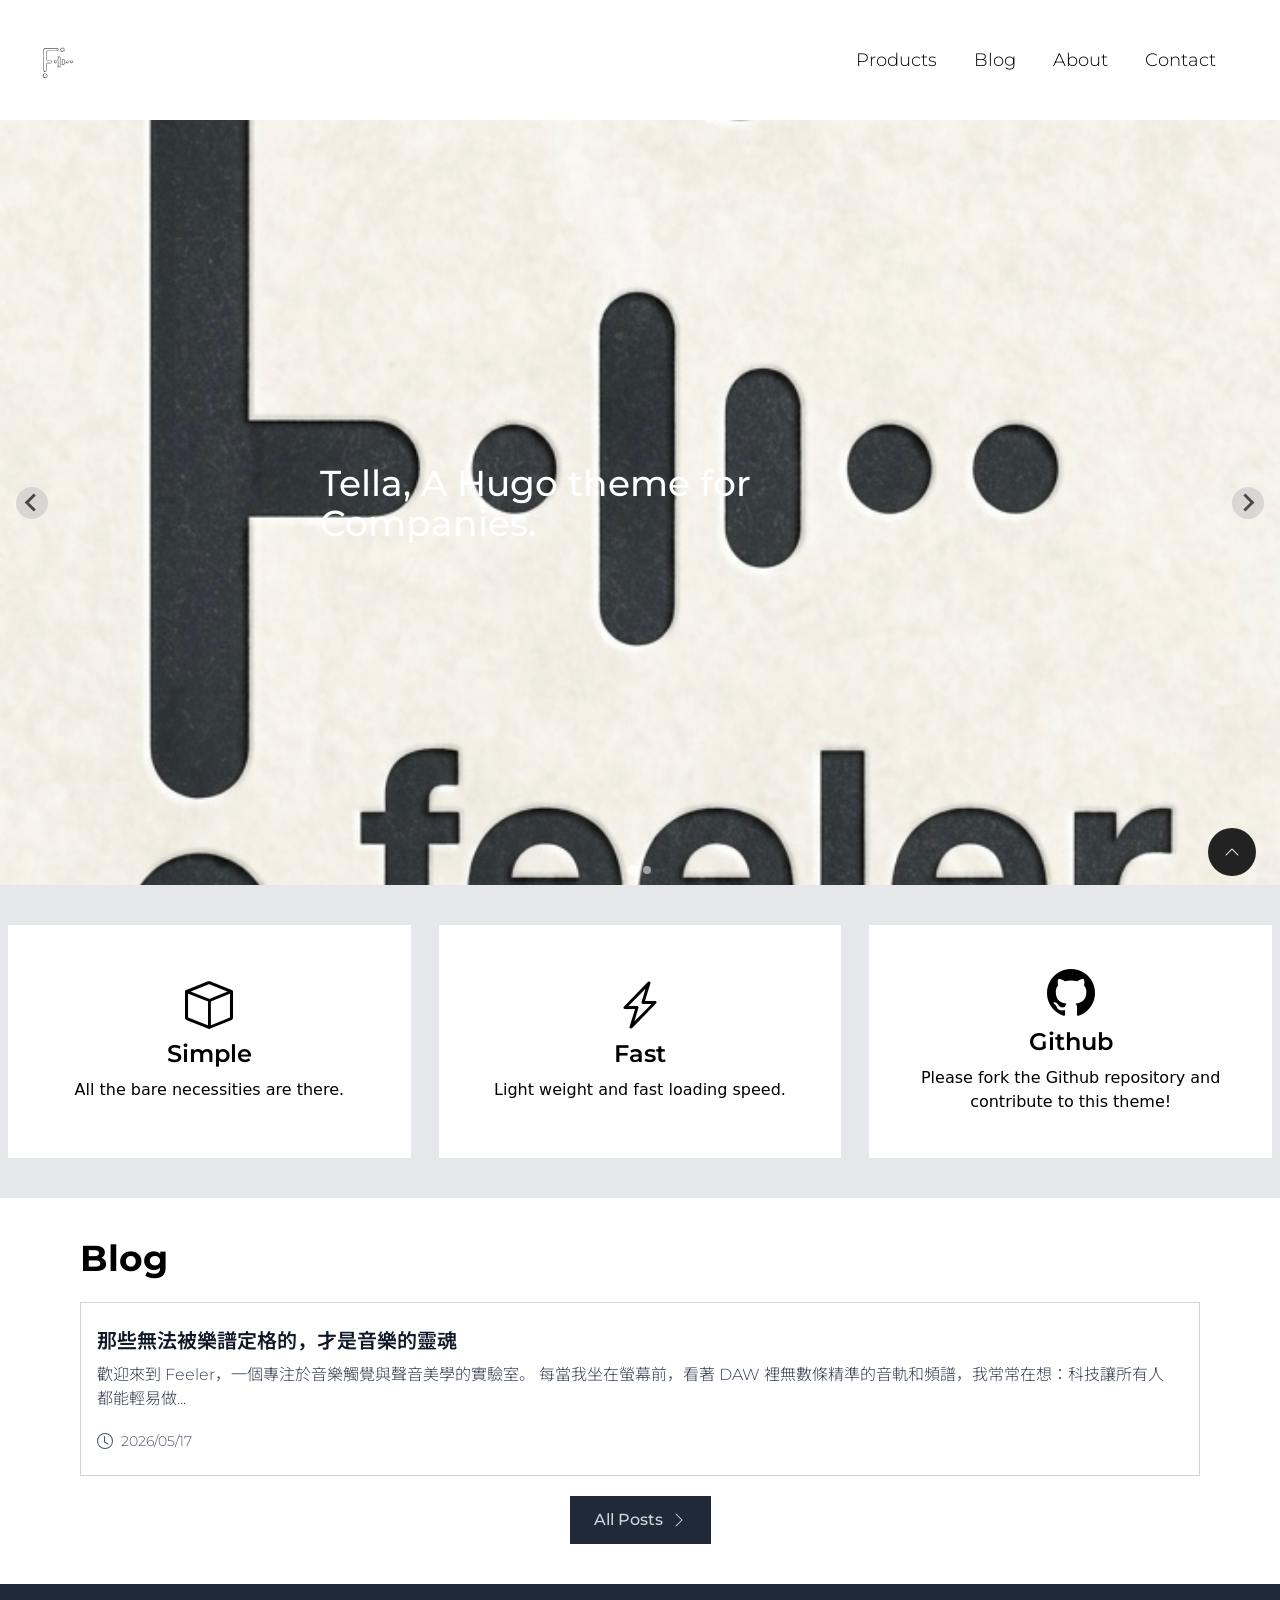
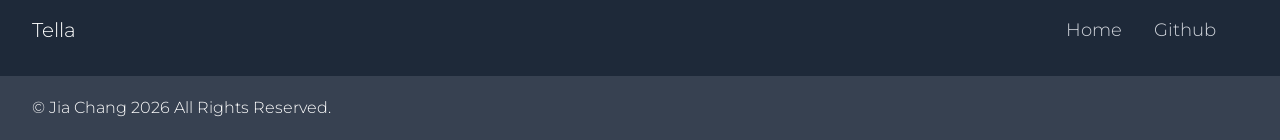
<file: index.html>
<!DOCTYPE html>
<html lang="en">

<head>
	<meta name="generator" content="Hugo 0.161.1">


<meta charset="utf-8">
<title>Jia Chang</title>
<meta name="viewport" content="width=device-width,initial-scale=1.0">
<link rel="preconnect" href="https://fonts.googleapis.com">
<link rel="preconnect" href="https://fonts.gstatic.com" crossorigin>
<link href="https://fonts.googleapis.com/css2?family=Montserrat:wght@300;400;500;600;700&family=Noto+Sans+JP:wght@300;400;500;700&family=Open+Sans:wght@300;400;600&display=swap" rel="stylesheet">
<link rel="icon" type="image/png" href="/favicon-64x64.png" sizes="96x96" />
<link rel="icon" type="image/svg+xml" href="/favicon.svg" />
<link rel="shortcut icon" href="/favicon.ico" />
<link rel="apple-touch-icon" sizes="180x180" href="/apple-touch-icon.png" />
<meta name="apple-mobile-web-app-title" content="Jia Chang" />
<link rel="manifest" href="/site.webmanifest" />


<link href='/css/bootstrap-icons.min.css' rel="stylesheet" type="text/css">


  
  
    
      
        <link rel="stylesheet" href="/css/style.ef530a7d71e78819c5bb3f92affbdea267c2d7ab193f6bfed21c4ffa7dfdff6c.css" integrity="sha256-71MKfXHniBnFuz&#43;Sr/veomfC16sZP2v&#43;0hxP&#43;n39/2w=" crossorigin="anonymous">
      
    
  


<link rel="stylesheet" href='/css/splide.min.css'>


<link rel="stylesheet" href='/css/custom.css'>

    <meta name="description" content="A Hugo Theme for OSSProject, Companies, Organization..." />
    <meta property="og:title" content="Tella" />
    <meta property="og:type" content="website" />
    <meta property="og:url" content="https://tella.pages.dev" />
    <meta property="og:image" content="https://raw.githubusercontent.com/opera7133/tella/master/images/tn.png" />
    <meta property="og:description" content="A Hugo Theme for OSSProject, Companies, Organization..." />
    <meta name="twitter:card" content="summary_large_image" />
    <meta name="twitter:site" content="@username" />
    <meta name="twitter:creator" content="@username" />

</head>

<body class="flex flex-col min-h-screen">
  <main class="grow"><header>
    <div id="overlay" class="fixed inset-0 bg-black/90 backdrop-blur-md flex justify-center items-center z-50 transition-opacity duration-300 opacity-0 pointer-events-none" aria-hidden="true">
        <ul class="text-center list-none text-white space-y-6">
            
            <li class="p-2 transform transition-transform hover:scale-110">
                <a href="/products/" class="text-4xl font-semibold hover:text-gray-300 transition-colors">
                    <span>Products</span>
                </a>
            </li>
            
            <li class="p-2 transform transition-transform hover:scale-110">
                <a href="/blog/" class="text-4xl font-semibold hover:text-gray-300 transition-colors">
                    <span>Blog</span>
                </a>
            </li>
            
            <li class="p-2 transform transition-transform hover:scale-110">
                <a href="/about/" class="text-4xl font-semibold hover:text-gray-300 transition-colors">
                    <span>About</span>
                </a>
            </li>
            
            <li class="p-2 transform transition-transform hover:scale-110">
                <a href="/contact/" class="text-4xl font-semibold hover:text-gray-300 transition-colors">
                    <span>Contact</span>
                </a>
            </li>
            
        </ul>
    </div>
    <nav class="flex items-center justify-between flex-wrap bg-opacity-100 p-8">
        <div class="flex items-center shrink-0 text-xl text-grey-900 mr-6">
            <a href="https://jiachang0902.github.io/"><img alt="Jia Chang"
                    class="h-14 mr-3" src="/img/logo/logo.svg"></a>
        </div>
        <div class="block lg:hidden">
            <div id="hamburgerbtn" class="flex cursor-pointer items-center w-14 h-10 py-2 rounded mopen">
                <span class="top"></span>
                <span class="middle"></span>
                <span class="bottom"></span>
            </div>
        </div>
        <div class="hidden w-full grow lg:flex lg:items-center lg:w-auto" id="mobileMenu">
            <div class="text-lg lg:grow">
            </div>
            <div class="text-lg">
                
                <a href="/products/"
                    class="duration-200 block mt-4 lg:inline-block lg:mt-0 text-black hover:opacity-60 mr-8">
                    Products
                </a>
                
                <a href="/blog/"
                    class="duration-200 block mt-4 lg:inline-block lg:mt-0 text-black hover:opacity-60 mr-8">
                    Blog
                </a>
                
                <a href="/about/"
                    class="duration-200 block mt-4 lg:inline-block lg:mt-0 text-black hover:opacity-60 mr-8">
                    About
                </a>
                
                <a href="/contact/"
                    class="duration-200 block mt-4 lg:inline-block lg:mt-0 text-black hover:opacity-60 mr-8">
                    Contact
                </a>
                
            </div>
        </div>
    </nav>
</header>
<div class="scroll-top rounded-full flex items-center justify-center">
      <svg xmlns="http://www.w3.org/2000/svg" width="16" height="16" fill="currentColor" class="bi bi-chevron-up" viewBox="0 0 16 16">
        <path fill-rule="evenodd" d="M7.646 4.646a.5.5 0 0 1 .708 0l6 6a.5.5 0 0 1-.708.708L8 5.707l-5.646 5.647a.5.5 0 0 1-.708-.708z"/>
      </svg>
    </div>  
<div class="splide" role="group" aria-label="Top Page Slides">
    <div class="splide__track">
        <ul class="splide__list">
            
                
                <li class="splide__slide">
                    <img src="img/slide/slide01.jpg" alt="">
                    <div class="s-fade-txt">
                        <h1 class="text-4xl font-medium text-white">Tella, A Hugo theme for Companies.</h1>
                    </div>
                </li>
                
                <li class="splide__slide">
                    <img src="img/slide/slide02.jpg" alt="">
                    <div class="s-fade-txt">
                        <h1 class="text-4xl font-medium text-black">Sample text here...</h1>
                    </div>
                </li>
                
            
        </ul>
    </div>
</div>
 
<div class="bg-tlgray-200 py-6 md:py-10">
  <div class="container mx-auto max-w-7xl">
    <div class="grid grid-cols-1 md:grid-cols-2 lg:grid-cols-3 gap-3">
       
        <div
          class="bg-white text-center mx-2 px-4 py-10 flex flex-row justify-center items-center duration-300 h-full hover:-translate-y-1 hover:shadow-lg"
        >
          <div class="p-1">
            
            <span class="bi bi-box text-5xl mb-2 block"></span>
            
            <h2 class="text-2xl font-semibold mb-2">Simple</h2>
            <p class="font-sans">All the bare necessities are there.</p>
          </div>
        </div>
          
        <div
          class="bg-white text-center mx-2 px-4 py-10 flex flex-row justify-center items-center duration-300 h-full hover:-translate-y-1 hover:shadow-lg"
        >
          <div class="p-1">
            
            <span class="bi bi-lightning-charge text-5xl mb-2 block"></span>
            
            <h2 class="text-2xl font-semibold mb-2">Fast</h2>
            <p class="font-sans">Light weight and fast loading speed.</p>
          </div>
        </div>
          <a href="https://github.com/opera7133/tella"
        >
        <div
          class="bg-white text-center mx-2 px-4 py-10 flex flex-row justify-center items-center duration-300 h-full hover:-translate-y-1 hover:shadow-lg"
        >
          <div class="p-1">
            
            <span class="bi bi-github text-5xl mb-2 block"></span>
            
            <h2 class="text-2xl font-semibold mb-2">Github</h2>
            <p class="font-sans">Please fork the Github repository and contribute to this theme!</p>
          </div>
        </div>
         </a
      > 
    </div>
  </div>
</div>
 

    <div class="mx-auto my-10 max-w-6xl px-4">
        <h2 class="text-4xl mb-6 font-bold">Blog</h2>
<a href="https://jiachang0902.github.io/blog/my-first-post/"><div class="w-full px-2 lg:max-w-full lg:flex mt-3 lg:px-0 duration-500 hover:-translate-y-1 hover:shadow-md">
  <div
    class="border border-neutral-300 relative pl-4 p-6 justify-between leading-normal max-w-full w-full">
    <div class="text-gray-900 font-semibold text-xl mb-2">那些無法被樂譜定格的，才是音樂的靈魂</div>
    <p class="text-gray-700 text-base pb-5">歡迎來到 Feeler，一個專注於音樂觸覺與聲音美學的實驗室。 每當我坐在螢幕前，看著 DAW 裡無數條精準的音軌和頻譜，我常常在想：科技讓所有人都能輕易做...</p>
    <p class="text-sm text-gray-600 flex flex-row items-center gap-2">
      <svg xmlns="http://www.w3.org/2000/svg" width="16" height="16" fill="currentColor" viewBox="0 0 16 16">
        <path d="M8 3.5a.5.5 0 0 0-1 0V9a.5.5 0 0 0 .252.434l3.5 2a.5.5 0 0 0 .496-.868L8 8.71z"/>
        <path d="M8 16A8 8 0 1 0 8 0a8 8 0 0 0 0 16m7-8A7 7 0 1 1 1 8a7 7 0 0 1 14 0"/>
      </svg><time>2026/05/17</time>
    </p>
  </div>
</div></a>


<div class="flex flex-wrap justify-center text-gray-300 my-5">
    <a href="blog/"
        class="duration-200 px-6 py-3 bg-tlgray-800 hover:opacity-80 hover:text-white relative focus:outline-none text-base text-center flex flex-row items-center justify-center gap-2 font-medium">
        All Posts <svg xmlns="http://www.w3.org/2000/svg" width="16" height="16" fill="currentColor" class="bi bi-chevron-right" viewBox="0 0 16 16">
            <path fill-rule="evenodd" d="M4.646 1.646a.5.5 0 0 1 .708 0l6 6a.5.5 0 0 1 0 .708l-6 6a.5.5 0 0 1-.708-.708L10.293 8 4.646 2.354a.5.5 0 0 1 0-.708"/>
        </svg>
    </a>
</div>
</div>
    

  </main><footer class="bg-tlgray-100">
  
  <script>
    function toggleNav() {
      const hamburger = document.getElementById("hamburgerbtn");
      const overlay = document.getElementById("overlay");
      const body = document.body;

      hamburger.addEventListener("click", function () {
        overlay.classList.toggle("open");
        hamburger.classList.toggle("is-open");
        body.classList.toggle("scroll-lock");
      });
    }
    toggleNav();

    document.querySelector('.scroll-top').addEventListener('click', () => {
      document.documentElement.scrollTop = 0;
    });
  </script>
  
  <link href="https://fonts.googleapis.com/css2?family=Montserrat&family=Open+Sans&display=swap" rel="stylesheet" />
  
  <div class="flex items-center justify-between flex-wrap bg-gray-800 p-8 text-white">
    <div class="items-center text-xl text-grey-900 mr-6">
      Tella
    </div>
    <div class="w-full block grow lg:flex lg:items-center lg:w-auto" id="mobileMenu">
      <div class="text-lg lg:grow">
      </div>
      <div class="flex flex-row items-center text-lg">
        
        <a href="/" class="block mt-4 lg:inline-block lg:mt-0 text-gray-300 hover:text-white mr-8">
          
          Home
          
        </a>
        
        <a href="https://github.com/opera7133/tella" class="block mt-4 lg:inline-block lg:mt-0 text-gray-300 hover:text-white mr-8">
          
          Github
          
        </a>
        
      </div>
    </div>
  </div>
  <div class="copy pl-8 py-5 bg-tlgray-700 text-white text-base">
    &copy; Jia Chang 2026 All Rights Reserved.
  </div>
</footer>

    <script src="/js/splide.min.js"></script>
    <script>
        document.addEventListener( 'DOMContentLoaded', function() {
            new Splide( '.splide', {
                type   : 'loop',
                autoplay: true,
                interval: 6000,
                speed: 550,
            } ).mount();
        } );
    </script>

</body>

</html>
</file>
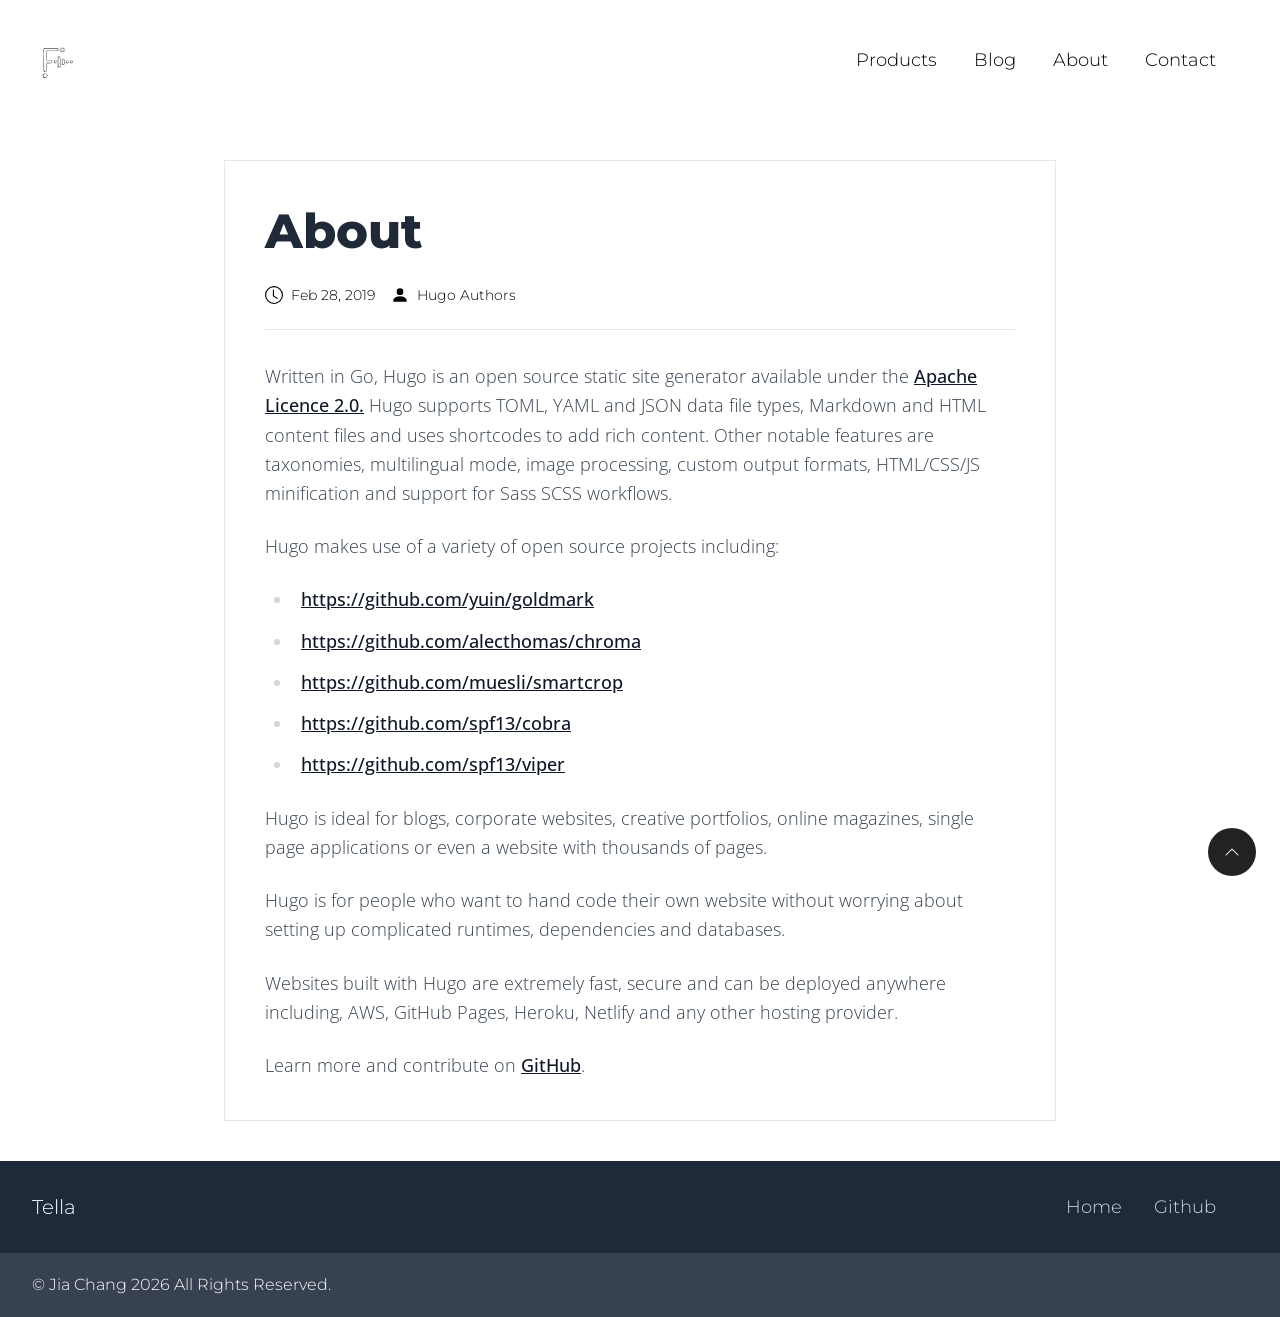
<file: about/index.html>
<!DOCTYPE html>
<html lang="en">

<head>


<meta charset="utf-8">
<title>Jia Chang | About</title>
<meta name="viewport" content="width=device-width,initial-scale=1.0">
<link rel="preconnect" href="https://fonts.googleapis.com">
<link rel="preconnect" href="https://fonts.gstatic.com" crossorigin>
<link href="https://fonts.googleapis.com/css2?family=Montserrat:wght@300;400;500;600;700&family=Noto+Sans+JP:wght@300;400;500;700&family=Open+Sans:wght@300;400;600&display=swap" rel="stylesheet">
<link rel="icon" type="image/png" href="/favicon-64x64.png" sizes="96x96" />
<link rel="icon" type="image/svg+xml" href="/favicon.svg" />
<link rel="shortcut icon" href="/favicon.ico" />
<link rel="apple-touch-icon" sizes="180x180" href="/apple-touch-icon.png" />
<meta name="apple-mobile-web-app-title" content="Jia Chang" />
<link rel="manifest" href="/site.webmanifest" />


<link href='/css/bootstrap-icons.min.css' rel="stylesheet" type="text/css">


  
  
    
      
        <link rel="stylesheet" href="/css/style.ef530a7d71e78819c5bb3f92affbdea267c2d7ab193f6bfed21c4ffa7dfdff6c.css" integrity="sha256-71MKfXHniBnFuz&#43;Sr/veomfC16sZP2v&#43;0hxP&#43;n39/2w=" crossorigin="anonymous">
      
    
  



<link rel="stylesheet" href='/css/custom.css'>


<meta property="og:site_name" content="Jia Chang" />
<meta property="og:title" content="About | Jia Chang" />
<meta property="og:type" content="website" />
<meta property="og:url" content="https://jiachang0902.github.io/about/" />
<meta name="twitter:card" content="summary_large_image">
<meta property="twitter:title" content="About">


<meta property="og:image" content="https://raw.githubusercontent.com/opera7133/tella/master/images/tn.png">

<meta name="description" content="Hugo, the world&#39;s fastest framework for building websites" />
<meta property="og:description" content="Hugo, the world&#39;s fastest framework for building websites" />
<meta property="twitter:description" content="Hugo, the world&#39;s fastest framework for building websites" />


</head>

<body class="flex flex-col min-h-screen">
  <main class="grow"><header>
    <div id="overlay" class="fixed inset-0 bg-black/90 backdrop-blur-md flex justify-center items-center z-50 transition-opacity duration-300 opacity-0 pointer-events-none" aria-hidden="true">
        <ul class="text-center list-none text-white space-y-6">
            
            <li class="p-2 transform transition-transform hover:scale-110">
                <a href="/products/" class="text-4xl font-semibold hover:text-gray-300 transition-colors">
                    <span>Products</span>
                </a>
            </li>
            
            <li class="p-2 transform transition-transform hover:scale-110">
                <a href="/blog/" class="text-4xl font-semibold hover:text-gray-300 transition-colors">
                    <span>Blog</span>
                </a>
            </li>
            
            <li class="p-2 transform transition-transform hover:scale-110">
                <a href="/about/" class="text-4xl font-semibold hover:text-gray-300 transition-colors">
                    <span>About</span>
                </a>
            </li>
            
            <li class="p-2 transform transition-transform hover:scale-110">
                <a href="/contact/" class="text-4xl font-semibold hover:text-gray-300 transition-colors">
                    <span>Contact</span>
                </a>
            </li>
            
        </ul>
    </div>
    <nav class="flex items-center justify-between flex-wrap bg-opacity-100 p-8">
        <div class="flex items-center shrink-0 text-xl text-grey-900 mr-6">
            <a href="https://jiachang0902.github.io/"><img alt="Jia Chang"
                    class="h-14 mr-3" src="/img/logo/logo.svg"></a>
        </div>
        <div class="block lg:hidden">
            <div id="hamburgerbtn" class="flex cursor-pointer items-center w-14 h-10 py-2 rounded mopen">
                <span class="top"></span>
                <span class="middle"></span>
                <span class="bottom"></span>
            </div>
        </div>
        <div class="hidden w-full grow lg:flex lg:items-center lg:w-auto" id="mobileMenu">
            <div class="text-lg lg:grow">
            </div>
            <div class="text-lg">
                
                <a href="/products/"
                    class="duration-200 block mt-4 lg:inline-block lg:mt-0 text-black hover:opacity-60 mr-8">
                    Products
                </a>
                
                <a href="/blog/"
                    class="duration-200 block mt-4 lg:inline-block lg:mt-0 text-black hover:opacity-60 mr-8">
                    Blog
                </a>
                
                <a href="/about/"
                    class="duration-200 block mt-4 lg:inline-block lg:mt-0 text-black hover:opacity-60 mr-8">
                    About
                </a>
                
                <a href="/contact/"
                    class="duration-200 block mt-4 lg:inline-block lg:mt-0 text-black hover:opacity-60 mr-8">
                    Contact
                </a>
                
            </div>
        </div>
    </nav>
</header>
<div class="scroll-top rounded-full flex items-center justify-center">
      <svg xmlns="http://www.w3.org/2000/svg" width="16" height="16" fill="currentColor" class="bi bi-chevron-up" viewBox="0 0 16 16">
        <path fill-rule="evenodd" d="M7.646 4.646a.5.5 0 0 1 .708 0l6 6a.5.5 0 0 1-.708.708L8 5.707l-5.646 5.647a.5.5 0 0 1-.708-.708z"/>
      </svg>
    </div>
<div class="mx-auto my-10 max-w-4xl px-4 sm:px-6 lg:px-8">
  <article class="bg-white p-6 md:p-10 border border-tlgray-200">
    <header class="mb-8 text-center md:text-left">
        
        <h1 class="text-3xl md:text-5xl font-extrabold text-tlgray-800 mb-6 leading-tight">About</h1>
        <div class="flex flex-wrap items-center justify-center md:justify-start text-sm text-tlgray-500 space-x-4 mb-6 border-b border-tlgray-200 pb-6">
            
            <div class="flex items-center">
                <svg xmlns="http://www.w3.org/2000/svg" width="18" height="18" fill="currentColor" class="mr-2" viewBox="0 0 16 16">
                    <path d="M8 3.5a.5.5 0 0 0-1 0V9a.5.5 0 0 0 .252.434l3.5 2a.5.5 0 0 0 .496-.868L8 8.71z"/>
                    <path d="M8 16A8 8 0 1 0 8 0a8 8 0 0 0 0 16m7-8A7 7 0 1 1 1 8a7 7 0 0 1 14 0"/>
                </svg>
                <time datetime="2019-02-28T00:00:00Z">Feb 28, 2019</time>
            </div>
            
            
            <div class="flex items-center">
                <svg xmlns="http://www.w3.org/2000/svg" width="18" height="18" fill="currentColor" class="mr-2" viewBox="0 0 16 16">
                    <path d="M3 14s-1 0-1-1 1-4 6-4 6 3 6 4-1 1-1 1zm5-6a3 3 0 1 0 0-6 3 3 0 0 0 0 6"/>
                </svg>
                <span>Hugo Authors</span>
            </div>
            
        </div>
    </header>
    <div class="content prose prose-lg max-w-none text-tlgray-700 leading-relaxed mx-auto">
        <p>Written in Go, Hugo is an open source static site generator available under the <a href="https://github.com/gohugoio/hugo/blob/master/LICENSE">Apache Licence 2.0.</a> Hugo supports TOML, YAML and JSON data file types, Markdown and HTML content files and uses shortcodes to add rich content. Other notable features are taxonomies, multilingual mode, image processing, custom output formats, HTML/CSS/JS minification and support for Sass SCSS workflows.</p>
<p>Hugo makes use of a variety of open source projects including:</p>
<ul>
<li><a href="https://github.com/yuin/goldmark">https://github.com/yuin/goldmark</a></li>
<li><a href="https://github.com/alecthomas/chroma">https://github.com/alecthomas/chroma</a></li>
<li><a href="https://github.com/muesli/smartcrop">https://github.com/muesli/smartcrop</a></li>
<li><a href="https://github.com/spf13/cobra">https://github.com/spf13/cobra</a></li>
<li><a href="https://github.com/spf13/viper">https://github.com/spf13/viper</a></li>
</ul>
<p>Hugo is ideal for blogs, corporate websites, creative portfolios, online magazines, single page applications or even a website with thousands of pages.</p>
<p>Hugo is for people who want to hand code their own website without worrying about setting up complicated runtimes, dependencies and databases.</p>
<p>Websites built with Hugo are extremely fast, secure and can be deployed anywhere including, AWS, GitHub Pages, Heroku, Netlify and any other hosting provider.</p>
<p>Learn more and contribute on <a href="https://github.com/gohugoio">GitHub</a>.</p>

    </div>
  </article>
</div>

  </main><footer class="bg-tlgray-100">
  
  <script>
    function OnClickURL() {
      const url = document.getElementById("url").dataset.clipboardText;
      navigator.clipboard.writeText(url).then(function() {
        alert('Copied the URL and title.');
      }).catch(function(error) {
        console.error('Copy failed', error);
      });
    }
  </script>
  
  <script>
    function toggleNav() {
      const hamburger = document.getElementById("hamburgerbtn");
      const overlay = document.getElementById("overlay");
      const body = document.body;

      hamburger.addEventListener("click", function () {
        overlay.classList.toggle("open");
        hamburger.classList.toggle("is-open");
        body.classList.toggle("scroll-lock");
      });
    }
    toggleNav();

    document.querySelector('.scroll-top').addEventListener('click', () => {
      document.documentElement.scrollTop = 0;
    });
  </script>
  
  <link href="https://fonts.googleapis.com/css2?family=Montserrat&family=Open+Sans&display=swap" rel="stylesheet" />
  
  <div class="flex items-center justify-between flex-wrap bg-gray-800 p-8 text-white">
    <div class="items-center text-xl text-grey-900 mr-6">
      Tella
    </div>
    <div class="w-full block grow lg:flex lg:items-center lg:w-auto" id="mobileMenu">
      <div class="text-lg lg:grow">
      </div>
      <div class="flex flex-row items-center text-lg">
        
        <a href="/" class="block mt-4 lg:inline-block lg:mt-0 text-gray-300 hover:text-white mr-8">
          
          Home
          
        </a>
        
        <a href="https://github.com/opera7133/tella" class="block mt-4 lg:inline-block lg:mt-0 text-gray-300 hover:text-white mr-8">
          
          Github
          
        </a>
        
      </div>
    </div>
  </div>
  <div class="copy pl-8 py-5 bg-tlgray-700 text-white text-base">
    &copy; Jia Chang 2026 All Rights Reserved.
  </div>
</footer>

</body>

</html>
</file>
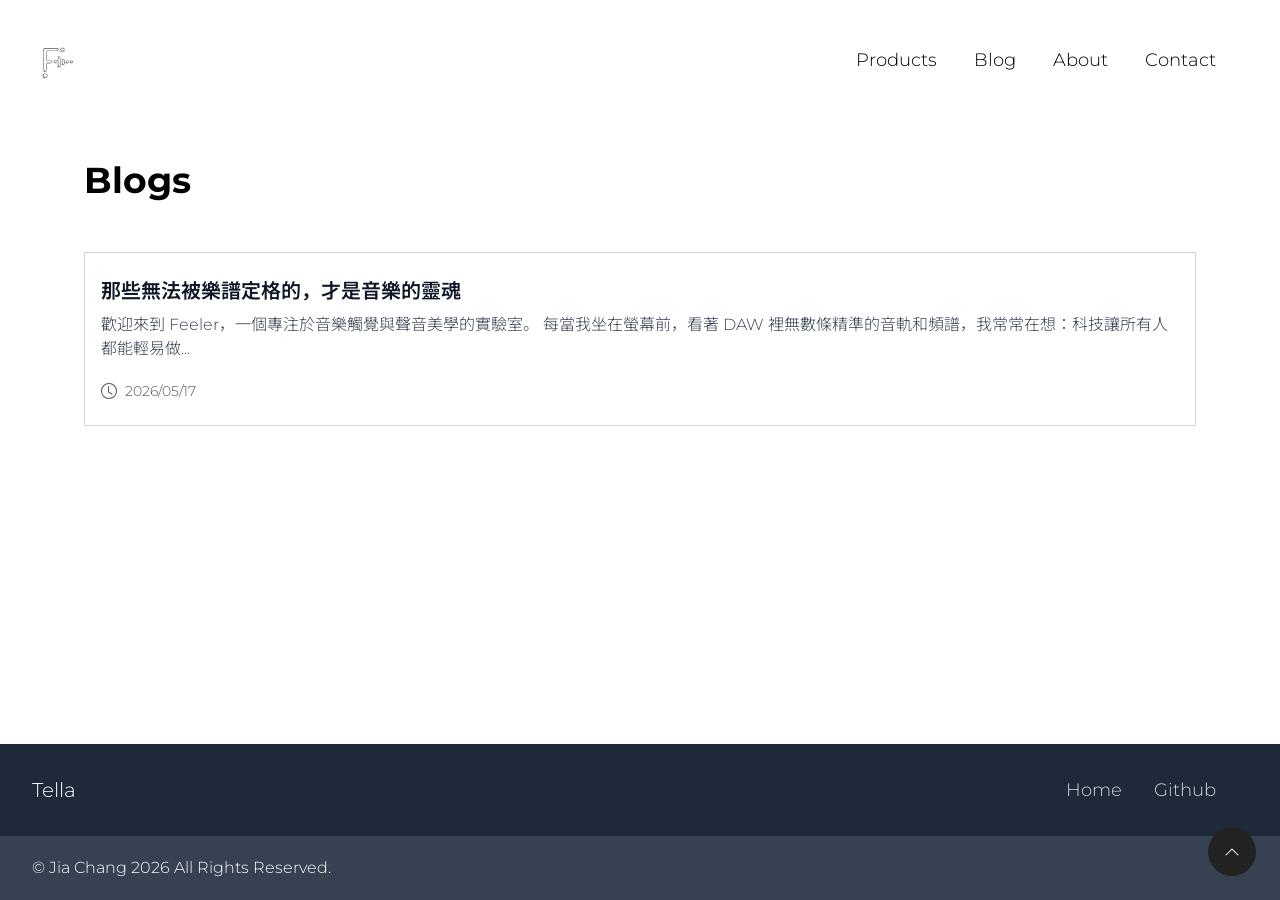
<file: blog/index.html>
<!DOCTYPE html>
<html lang="en">

<head>


<meta charset="utf-8">
<title>Jia Chang | Blogs</title>
<meta name="viewport" content="width=device-width,initial-scale=1.0">
<link rel="preconnect" href="https://fonts.googleapis.com">
<link rel="preconnect" href="https://fonts.gstatic.com" crossorigin>
<link href="https://fonts.googleapis.com/css2?family=Montserrat:wght@300;400;500;600;700&family=Noto+Sans+JP:wght@300;400;500;700&family=Open+Sans:wght@300;400;600&display=swap" rel="stylesheet">
<link rel="icon" type="image/png" href="/favicon-64x64.png" sizes="96x96" />
<link rel="icon" type="image/svg+xml" href="/favicon.svg" />
<link rel="shortcut icon" href="/favicon.ico" />
<link rel="apple-touch-icon" sizes="180x180" href="/apple-touch-icon.png" />
<meta name="apple-mobile-web-app-title" content="Jia Chang" />
<link rel="manifest" href="/site.webmanifest" />


<link href='/css/bootstrap-icons.min.css' rel="stylesheet" type="text/css">


  
  
    
      
        <link rel="stylesheet" href="/css/style.ef530a7d71e78819c5bb3f92affbdea267c2d7ab193f6bfed21c4ffa7dfdff6c.css" integrity="sha256-71MKfXHniBnFuz&#43;Sr/veomfC16sZP2v&#43;0hxP&#43;n39/2w=" crossorigin="anonymous">
      
    
  



<link rel="stylesheet" href='/css/custom.css'>


<meta property="og:site_name" content="Jia Chang" />
<meta property="og:title" content="Blogs | Jia Chang" />
<meta property="og:type" content="website" />
<meta property="og:url" content="https://jiachang0902.github.io/blog/" />
<meta name="twitter:card" content="summary_large_image">
<meta property="twitter:title" content="Blogs">


<meta property="og:image" content="https://raw.githubusercontent.com/opera7133/tella/master/images/tn.png">



</head>

<body class="flex flex-col min-h-screen">
  <main class="grow"><header>
    <div id="overlay" class="fixed inset-0 bg-black/90 backdrop-blur-md flex justify-center items-center z-50 transition-opacity duration-300 opacity-0 pointer-events-none" aria-hidden="true">
        <ul class="text-center list-none text-white space-y-6">
            
            <li class="p-2 transform transition-transform hover:scale-110">
                <a href="/products/" class="text-4xl font-semibold hover:text-gray-300 transition-colors">
                    <span>Products</span>
                </a>
            </li>
            
            <li class="p-2 transform transition-transform hover:scale-110">
                <a href="/blog/" class="text-4xl font-semibold hover:text-gray-300 transition-colors">
                    <span>Blog</span>
                </a>
            </li>
            
            <li class="p-2 transform transition-transform hover:scale-110">
                <a href="/about/" class="text-4xl font-semibold hover:text-gray-300 transition-colors">
                    <span>About</span>
                </a>
            </li>
            
            <li class="p-2 transform transition-transform hover:scale-110">
                <a href="/contact/" class="text-4xl font-semibold hover:text-gray-300 transition-colors">
                    <span>Contact</span>
                </a>
            </li>
            
        </ul>
    </div>
    <nav class="flex items-center justify-between flex-wrap bg-opacity-100 p-8">
        <div class="flex items-center shrink-0 text-xl text-grey-900 mr-6">
            <a href="https://jiachang0902.github.io/"><img alt="Jia Chang"
                    class="h-14 mr-3" src="/img/logo/logo.svg"></a>
        </div>
        <div class="block lg:hidden">
            <div id="hamburgerbtn" class="flex cursor-pointer items-center w-14 h-10 py-2 rounded mopen">
                <span class="top"></span>
                <span class="middle"></span>
                <span class="bottom"></span>
            </div>
        </div>
        <div class="hidden w-full grow lg:flex lg:items-center lg:w-auto" id="mobileMenu">
            <div class="text-lg lg:grow">
            </div>
            <div class="text-lg">
                
                <a href="/products/"
                    class="duration-200 block mt-4 lg:inline-block lg:mt-0 text-black hover:opacity-60 mr-8">
                    Products
                </a>
                
                <a href="/blog/"
                    class="duration-200 block mt-4 lg:inline-block lg:mt-0 text-black hover:opacity-60 mr-8">
                    Blog
                </a>
                
                <a href="/about/"
                    class="duration-200 block mt-4 lg:inline-block lg:mt-0 text-black hover:opacity-60 mr-8">
                    About
                </a>
                
                <a href="/contact/"
                    class="duration-200 block mt-4 lg:inline-block lg:mt-0 text-black hover:opacity-60 mr-8">
                    Contact
                </a>
                
            </div>
        </div>
    </nav>
</header>
<div class="scroll-top rounded-full flex items-center justify-center">
      <svg xmlns="http://www.w3.org/2000/svg" width="16" height="16" fill="currentColor" class="bi bi-chevron-up" viewBox="0 0 16 16">
        <path fill-rule="evenodd" d="M7.646 4.646a.5.5 0 0 1 .708 0l6 6a.5.5 0 0 1-.708.708L8 5.707l-5.646 5.647a.5.5 0 0 1-.708-.708z"/>
      </svg>
    </div>
<div class="mx-auto my-10 max-w-6xl">
  <div class="mx-3 col-span-3 lg:col-span-2 px-2">
    <h1 class="title text-4xl font-bold mb-8">Blogs</h1>
    <div class="content py-1"></div>
    
    
    <a href="https://jiachang0902.github.io/blog/my-first-post/">
      <div><div class="w-full px-2 lg:max-w-full lg:flex mt-3 lg:px-0 duration-500 hover:-translate-y-1 hover:shadow-md">
  <div
    class="border border-neutral-300 relative pl-4 p-6 justify-between leading-normal max-w-full w-full">
    <div class="text-gray-900 font-semibold text-xl mb-2">那些無法被樂譜定格的，才是音樂的靈魂</div>
    <p class="text-gray-700 text-base pb-5">歡迎來到 Feeler，一個專注於音樂觸覺與聲音美學的實驗室。 每當我坐在螢幕前，看著 DAW 裡無數條精準的音軌和頻譜，我常常在想：科技讓所有人都能輕易做...</p>
    <p class="text-sm text-gray-600 flex flex-row items-center gap-2">
      <svg xmlns="http://www.w3.org/2000/svg" width="16" height="16" fill="currentColor" viewBox="0 0 16 16">
        <path d="M8 3.5a.5.5 0 0 0-1 0V9a.5.5 0 0 0 .252.434l3.5 2a.5.5 0 0 0 .496-.868L8 8.71z"/>
        <path d="M8 16A8 8 0 1 0 8 0a8 8 0 0 0 0 16m7-8A7 7 0 1 1 1 8a7 7 0 0 1 14 0"/>
      </svg><time>2026/05/17</time>
    </p>
  </div>
</div></div>
    </a>
    
  </div>
  


</div>

  </main><footer class="bg-tlgray-100">
  
  <script>
    function OnClickURL() {
      const url = document.getElementById("url").dataset.clipboardText;
      navigator.clipboard.writeText(url).then(function() {
        alert('Copied the URL and title.');
      }).catch(function(error) {
        console.error('Copy failed', error);
      });
    }
  </script>
  
  <script>
    function toggleNav() {
      const hamburger = document.getElementById("hamburgerbtn");
      const overlay = document.getElementById("overlay");
      const body = document.body;

      hamburger.addEventListener("click", function () {
        overlay.classList.toggle("open");
        hamburger.classList.toggle("is-open");
        body.classList.toggle("scroll-lock");
      });
    }
    toggleNav();

    document.querySelector('.scroll-top').addEventListener('click', () => {
      document.documentElement.scrollTop = 0;
    });
  </script>
  
  <link href="https://fonts.googleapis.com/css2?family=Montserrat&family=Open+Sans&display=swap" rel="stylesheet" />
  
  <div class="flex items-center justify-between flex-wrap bg-gray-800 p-8 text-white">
    <div class="items-center text-xl text-grey-900 mr-6">
      Tella
    </div>
    <div class="w-full block grow lg:flex lg:items-center lg:w-auto" id="mobileMenu">
      <div class="text-lg lg:grow">
      </div>
      <div class="flex flex-row items-center text-lg">
        
        <a href="/" class="block mt-4 lg:inline-block lg:mt-0 text-gray-300 hover:text-white mr-8">
          
          Home
          
        </a>
        
        <a href="https://github.com/opera7133/tella" class="block mt-4 lg:inline-block lg:mt-0 text-gray-300 hover:text-white mr-8">
          
          Github
          
        </a>
        
      </div>
    </div>
  </div>
  <div class="copy pl-8 py-5 bg-tlgray-700 text-white text-base">
    &copy; Jia Chang 2026 All Rights Reserved.
  </div>
</footer>

</body>

</html>
</file>
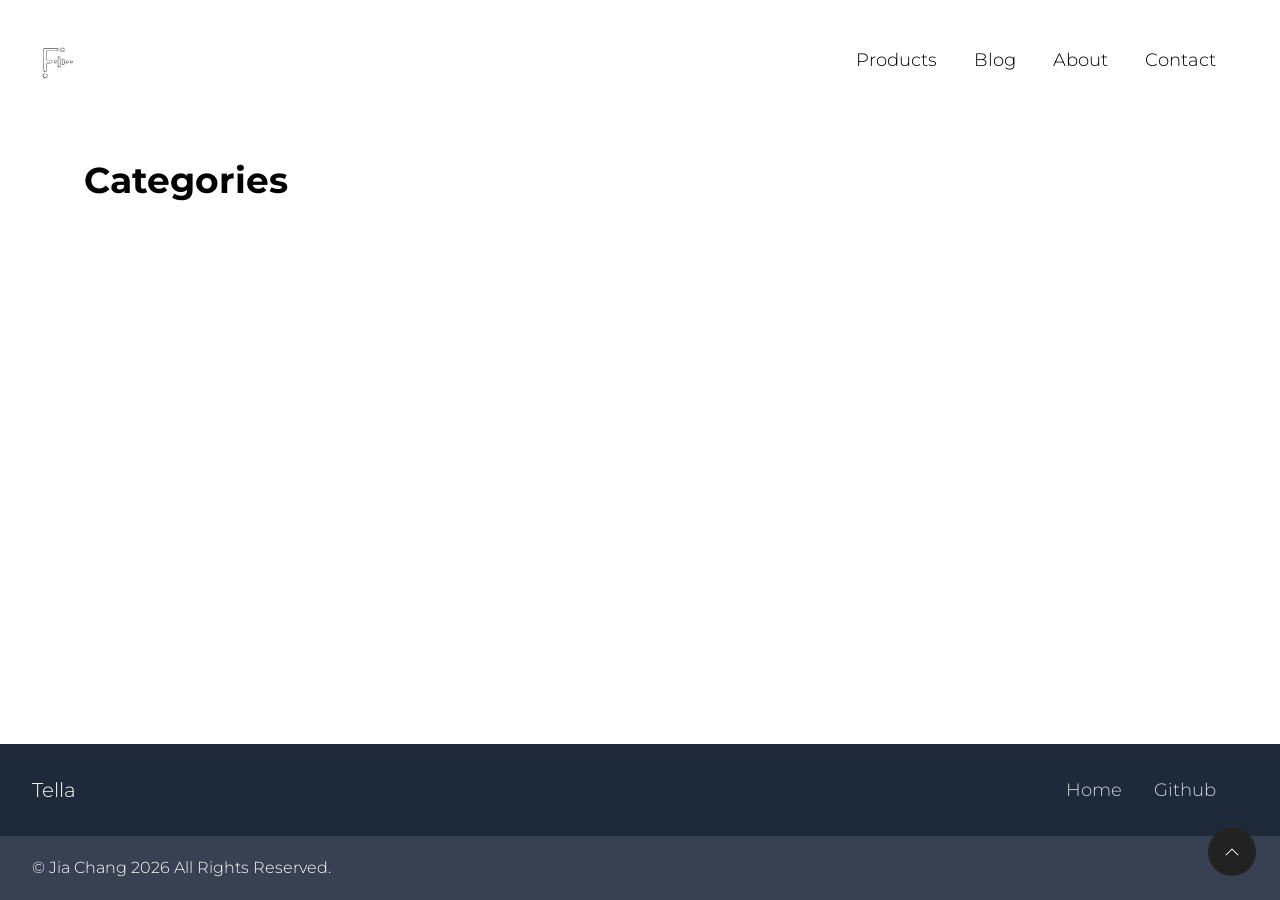
<file: categories/index.html>
<!DOCTYPE html>
<html lang="en">

<head>


<meta charset="utf-8">
<title>Jia Chang | Categories</title>
<meta name="viewport" content="width=device-width,initial-scale=1.0">
<link rel="preconnect" href="https://fonts.googleapis.com">
<link rel="preconnect" href="https://fonts.gstatic.com" crossorigin>
<link href="https://fonts.googleapis.com/css2?family=Montserrat:wght@300;400;500;600;700&family=Noto+Sans+JP:wght@300;400;500;700&family=Open+Sans:wght@300;400;600&display=swap" rel="stylesheet">
<link rel="icon" type="image/png" href="/favicon-64x64.png" sizes="96x96" />
<link rel="icon" type="image/svg+xml" href="/favicon.svg" />
<link rel="shortcut icon" href="/favicon.ico" />
<link rel="apple-touch-icon" sizes="180x180" href="/apple-touch-icon.png" />
<meta name="apple-mobile-web-app-title" content="Jia Chang" />
<link rel="manifest" href="/site.webmanifest" />


<link href='/css/bootstrap-icons.min.css' rel="stylesheet" type="text/css">


  
  
    
      
        <link rel="stylesheet" href="/css/style.ef530a7d71e78819c5bb3f92affbdea267c2d7ab193f6bfed21c4ffa7dfdff6c.css" integrity="sha256-71MKfXHniBnFuz&#43;Sr/veomfC16sZP2v&#43;0hxP&#43;n39/2w=" crossorigin="anonymous">
      
    
  



<link rel="stylesheet" href='/css/custom.css'>


<meta property="og:site_name" content="Jia Chang" />
<meta property="og:title" content="Categories | Jia Chang" />
<meta property="og:type" content="website" />
<meta property="og:url" content="https://jiachang0902.github.io/categories/" />
<meta name="twitter:card" content="summary_large_image">
<meta property="twitter:title" content="Categories">


<meta property="og:image" content="https://raw.githubusercontent.com/opera7133/tella/master/images/tn.png">



</head>

<body class="flex flex-col min-h-screen">
  <main class="grow"><header>
    <div id="overlay" class="fixed inset-0 bg-black/90 backdrop-blur-md flex justify-center items-center z-50 transition-opacity duration-300 opacity-0 pointer-events-none" aria-hidden="true">
        <ul class="text-center list-none text-white space-y-6">
            
            <li class="p-2 transform transition-transform hover:scale-110">
                <a href="/products/" class="text-4xl font-semibold hover:text-gray-300 transition-colors">
                    <span>Products</span>
                </a>
            </li>
            
            <li class="p-2 transform transition-transform hover:scale-110">
                <a href="/blog/" class="text-4xl font-semibold hover:text-gray-300 transition-colors">
                    <span>Blog</span>
                </a>
            </li>
            
            <li class="p-2 transform transition-transform hover:scale-110">
                <a href="/about/" class="text-4xl font-semibold hover:text-gray-300 transition-colors">
                    <span>About</span>
                </a>
            </li>
            
            <li class="p-2 transform transition-transform hover:scale-110">
                <a href="/contact/" class="text-4xl font-semibold hover:text-gray-300 transition-colors">
                    <span>Contact</span>
                </a>
            </li>
            
        </ul>
    </div>
    <nav class="flex items-center justify-between flex-wrap bg-opacity-100 p-8">
        <div class="flex items-center shrink-0 text-xl text-grey-900 mr-6">
            <a href="https://jiachang0902.github.io/"><img alt="Jia Chang"
                    class="h-14 mr-3" src="/img/logo/logo.svg"></a>
        </div>
        <div class="block lg:hidden">
            <div id="hamburgerbtn" class="flex cursor-pointer items-center w-14 h-10 py-2 rounded mopen">
                <span class="top"></span>
                <span class="middle"></span>
                <span class="bottom"></span>
            </div>
        </div>
        <div class="hidden w-full grow lg:flex lg:items-center lg:w-auto" id="mobileMenu">
            <div class="text-lg lg:grow">
            </div>
            <div class="text-lg">
                
                <a href="/products/"
                    class="duration-200 block mt-4 lg:inline-block lg:mt-0 text-black hover:opacity-60 mr-8">
                    Products
                </a>
                
                <a href="/blog/"
                    class="duration-200 block mt-4 lg:inline-block lg:mt-0 text-black hover:opacity-60 mr-8">
                    Blog
                </a>
                
                <a href="/about/"
                    class="duration-200 block mt-4 lg:inline-block lg:mt-0 text-black hover:opacity-60 mr-8">
                    About
                </a>
                
                <a href="/contact/"
                    class="duration-200 block mt-4 lg:inline-block lg:mt-0 text-black hover:opacity-60 mr-8">
                    Contact
                </a>
                
            </div>
        </div>
    </nav>
</header>
<div class="scroll-top rounded-full flex items-center justify-center">
      <svg xmlns="http://www.w3.org/2000/svg" width="16" height="16" fill="currentColor" class="bi bi-chevron-up" viewBox="0 0 16 16">
        <path fill-rule="evenodd" d="M7.646 4.646a.5.5 0 0 1 .708 0l6 6a.5.5 0 0 1-.708.708L8 5.707l-5.646 5.647a.5.5 0 0 1-.708-.708z"/>
      </svg>
    </div>
<div class="mx-auto my-10 max-w-6xl">
  <div class="mx-3 col-span-3 lg:col-span-2 px-2">
    <h1 class="title text-4xl font-bold mb-8">Categories</h1>
    <div class="content py-1"></div>
    
    
  </div>
  


</div>

  </main><footer class="bg-tlgray-100">
  
  <script>
    function OnClickURL() {
      const url = document.getElementById("url").dataset.clipboardText;
      navigator.clipboard.writeText(url).then(function() {
        alert('Copied the URL and title.');
      }).catch(function(error) {
        console.error('Copy failed', error);
      });
    }
  </script>
  
  <script>
    function toggleNav() {
      const hamburger = document.getElementById("hamburgerbtn");
      const overlay = document.getElementById("overlay");
      const body = document.body;

      hamburger.addEventListener("click", function () {
        overlay.classList.toggle("open");
        hamburger.classList.toggle("is-open");
        body.classList.toggle("scroll-lock");
      });
    }
    toggleNav();

    document.querySelector('.scroll-top').addEventListener('click', () => {
      document.documentElement.scrollTop = 0;
    });
  </script>
  
  <link href="https://fonts.googleapis.com/css2?family=Montserrat&family=Open+Sans&display=swap" rel="stylesheet" />
  
  <div class="flex items-center justify-between flex-wrap bg-gray-800 p-8 text-white">
    <div class="items-center text-xl text-grey-900 mr-6">
      Tella
    </div>
    <div class="w-full block grow lg:flex lg:items-center lg:w-auto" id="mobileMenu">
      <div class="text-lg lg:grow">
      </div>
      <div class="flex flex-row items-center text-lg">
        
        <a href="/" class="block mt-4 lg:inline-block lg:mt-0 text-gray-300 hover:text-white mr-8">
          
          Home
          
        </a>
        
        <a href="https://github.com/opera7133/tella" class="block mt-4 lg:inline-block lg:mt-0 text-gray-300 hover:text-white mr-8">
          
          Github
          
        </a>
        
      </div>
    </div>
  </div>
  <div class="copy pl-8 py-5 bg-tlgray-700 text-white text-base">
    &copy; Jia Chang 2026 All Rights Reserved.
  </div>
</footer>

</body>

</html>
</file>
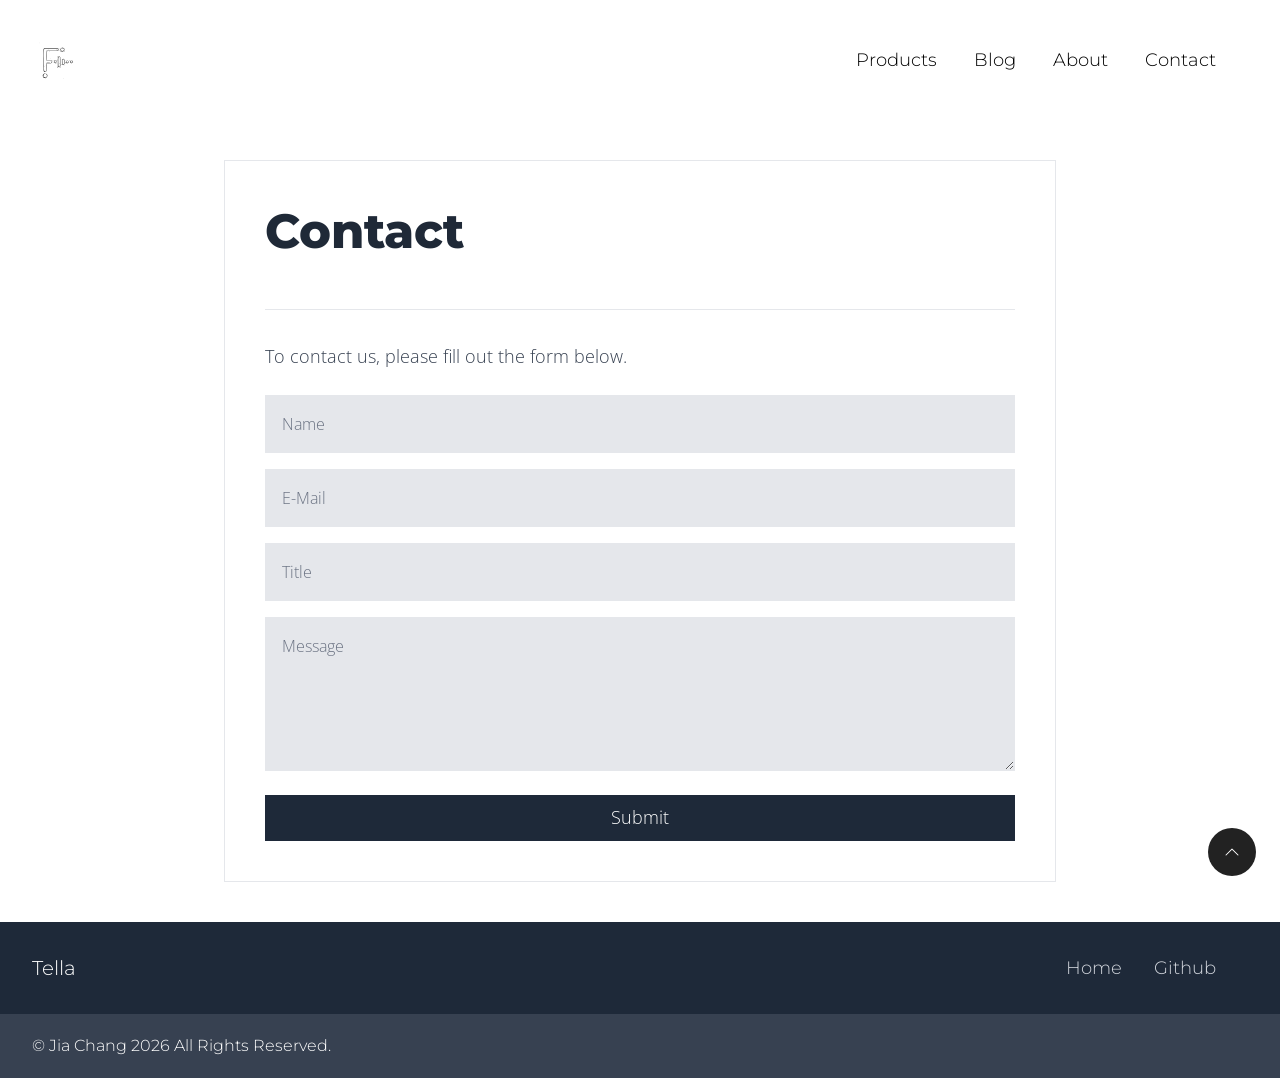
<file: contact/index.html>
<!DOCTYPE html>
<html lang="en">

<head>


<meta charset="utf-8">
<title>Jia Chang | Contact</title>
<meta name="viewport" content="width=device-width,initial-scale=1.0">
<link rel="preconnect" href="https://fonts.googleapis.com">
<link rel="preconnect" href="https://fonts.gstatic.com" crossorigin>
<link href="https://fonts.googleapis.com/css2?family=Montserrat:wght@300;400;500;600;700&family=Noto+Sans+JP:wght@300;400;500;700&family=Open+Sans:wght@300;400;600&display=swap" rel="stylesheet">
<link rel="icon" type="image/png" href="/favicon-64x64.png" sizes="96x96" />
<link rel="icon" type="image/svg+xml" href="/favicon.svg" />
<link rel="shortcut icon" href="/favicon.ico" />
<link rel="apple-touch-icon" sizes="180x180" href="/apple-touch-icon.png" />
<meta name="apple-mobile-web-app-title" content="Jia Chang" />
<link rel="manifest" href="/site.webmanifest" />


<link href='/css/bootstrap-icons.min.css' rel="stylesheet" type="text/css">


  
  
    
      
        <link rel="stylesheet" href="/css/style.ef530a7d71e78819c5bb3f92affbdea267c2d7ab193f6bfed21c4ffa7dfdff6c.css" integrity="sha256-71MKfXHniBnFuz&#43;Sr/veomfC16sZP2v&#43;0hxP&#43;n39/2w=" crossorigin="anonymous">
      
    
  



<link rel="stylesheet" href='/css/custom.css'>


<meta property="og:site_name" content="Jia Chang" />
<meta property="og:title" content="Contact | Jia Chang" />
<meta property="og:type" content="website" />
<meta property="og:url" content="https://jiachang0902.github.io/contact/" />
<meta name="twitter:card" content="summary_large_image">
<meta property="twitter:title" content="Contact">


<meta property="og:image" content="https://raw.githubusercontent.com/opera7133/tella/master/images/tn.png">

<meta name="description" content="To contact us, please fill out the form below.

    
        
    
    
        
    
    
        
    
    
        
    
    
" />
<meta property="og:description" content="To contact us, please fill out the form below.

    
        
    
    
        
    
    
        
    
    
        
    
    
" />
<meta property="twitter:description" content="To contact us, please fill out the form below.

    
        
    
    
        
    
    
        
    
    
        
    
    
" />


</head>

<body class="flex flex-col min-h-screen">
  <main class="grow"><header>
    <div id="overlay" class="fixed inset-0 bg-black/90 backdrop-blur-md flex justify-center items-center z-50 transition-opacity duration-300 opacity-0 pointer-events-none" aria-hidden="true">
        <ul class="text-center list-none text-white space-y-6">
            
            <li class="p-2 transform transition-transform hover:scale-110">
                <a href="/products/" class="text-4xl font-semibold hover:text-gray-300 transition-colors">
                    <span>Products</span>
                </a>
            </li>
            
            <li class="p-2 transform transition-transform hover:scale-110">
                <a href="/blog/" class="text-4xl font-semibold hover:text-gray-300 transition-colors">
                    <span>Blog</span>
                </a>
            </li>
            
            <li class="p-2 transform transition-transform hover:scale-110">
                <a href="/about/" class="text-4xl font-semibold hover:text-gray-300 transition-colors">
                    <span>About</span>
                </a>
            </li>
            
            <li class="p-2 transform transition-transform hover:scale-110">
                <a href="/contact/" class="text-4xl font-semibold hover:text-gray-300 transition-colors">
                    <span>Contact</span>
                </a>
            </li>
            
        </ul>
    </div>
    <nav class="flex items-center justify-between flex-wrap bg-opacity-100 p-8">
        <div class="flex items-center shrink-0 text-xl text-grey-900 mr-6">
            <a href="https://jiachang0902.github.io/"><img alt="Jia Chang"
                    class="h-14 mr-3" src="/img/logo/logo.svg"></a>
        </div>
        <div class="block lg:hidden">
            <div id="hamburgerbtn" class="flex cursor-pointer items-center w-14 h-10 py-2 rounded mopen">
                <span class="top"></span>
                <span class="middle"></span>
                <span class="bottom"></span>
            </div>
        </div>
        <div class="hidden w-full grow lg:flex lg:items-center lg:w-auto" id="mobileMenu">
            <div class="text-lg lg:grow">
            </div>
            <div class="text-lg">
                
                <a href="/products/"
                    class="duration-200 block mt-4 lg:inline-block lg:mt-0 text-black hover:opacity-60 mr-8">
                    Products
                </a>
                
                <a href="/blog/"
                    class="duration-200 block mt-4 lg:inline-block lg:mt-0 text-black hover:opacity-60 mr-8">
                    Blog
                </a>
                
                <a href="/about/"
                    class="duration-200 block mt-4 lg:inline-block lg:mt-0 text-black hover:opacity-60 mr-8">
                    About
                </a>
                
                <a href="/contact/"
                    class="duration-200 block mt-4 lg:inline-block lg:mt-0 text-black hover:opacity-60 mr-8">
                    Contact
                </a>
                
            </div>
        </div>
    </nav>
</header>
<div class="scroll-top rounded-full flex items-center justify-center">
      <svg xmlns="http://www.w3.org/2000/svg" width="16" height="16" fill="currentColor" class="bi bi-chevron-up" viewBox="0 0 16 16">
        <path fill-rule="evenodd" d="M7.646 4.646a.5.5 0 0 1 .708 0l6 6a.5.5 0 0 1-.708.708L8 5.707l-5.646 5.647a.5.5 0 0 1-.708-.708z"/>
      </svg>
    </div>
<div class="mx-auto my-10 max-w-4xl px-4 sm:px-6 lg:px-8">
  <article class="bg-white p-6 md:p-10 border border-tlgray-200">
    <header class="mb-8 text-center md:text-left">
        
        <h1 class="text-3xl md:text-5xl font-extrabold text-tlgray-800 mb-6 leading-tight">Contact</h1>
        <div class="flex flex-wrap items-center justify-center md:justify-start text-sm text-tlgray-500 space-x-4 mb-6 border-b border-tlgray-200 pb-6">
            
            
        </div>
    </header>
    <div class="content prose prose-lg max-w-none text-tlgray-700 leading-relaxed mx-auto">
        <p>To contact us, please fill out the form below.</p>
<form name="contact" action="https://getform.io/" method="POST" class="flex flex-col gap-4">
    <div class="input">
        <input type="text" placeholder="Name" name="name" class="w-full p-4 bg-gray-200 border border-gray-200 focus:outline-none focus:bg-white focus:border-gray-500" required>
    </div>
    <div class="input">
        <input type="text" placeholder="E-Mail" name="mail" class="w-full p-4 bg-gray-200 border border-gray-200 focus:outline-none focus:bg-white focus:border-gray-500" required>
    </div>
    <div class="input">
        <input type="text" placeholder="Title" name="title" class="w-full p-4 bg-gray-200 border border-gray-200 focus:outline-none focus:bg-white focus:border-gray-500" required>
    </div>
    <div class="input">
        <textarea rows="5" cols="30" placeholder="Message" name="message" class="w-full p-4 bg-gray-200 border border-gray-200 focus:outline-none focus:bg-white focus:border-gray-500" required></textarea>
    </div>
    <input type="submit" value="Submit" class="px-8 py-2 duration-200 bg-gray-800 text-white cursor-pointer transition-colors hover:bg-gray-400">
</form>


    </div>
  </article>
</div>

  </main><footer class="bg-tlgray-100">
  
  <script>
    function OnClickURL() {
      const url = document.getElementById("url").dataset.clipboardText;
      navigator.clipboard.writeText(url).then(function() {
        alert('Copied the URL and title.');
      }).catch(function(error) {
        console.error('Copy failed', error);
      });
    }
  </script>
  
  <script>
    function toggleNav() {
      const hamburger = document.getElementById("hamburgerbtn");
      const overlay = document.getElementById("overlay");
      const body = document.body;

      hamburger.addEventListener("click", function () {
        overlay.classList.toggle("open");
        hamburger.classList.toggle("is-open");
        body.classList.toggle("scroll-lock");
      });
    }
    toggleNav();

    document.querySelector('.scroll-top').addEventListener('click', () => {
      document.documentElement.scrollTop = 0;
    });
  </script>
  
  <link href="https://fonts.googleapis.com/css2?family=Montserrat&family=Open+Sans&display=swap" rel="stylesheet" />
  
  <div class="flex items-center justify-between flex-wrap bg-gray-800 p-8 text-white">
    <div class="items-center text-xl text-grey-900 mr-6">
      Tella
    </div>
    <div class="w-full block grow lg:flex lg:items-center lg:w-auto" id="mobileMenu">
      <div class="text-lg lg:grow">
      </div>
      <div class="flex flex-row items-center text-lg">
        
        <a href="/" class="block mt-4 lg:inline-block lg:mt-0 text-gray-300 hover:text-white mr-8">
          
          Home
          
        </a>
        
        <a href="https://github.com/opera7133/tella" class="block mt-4 lg:inline-block lg:mt-0 text-gray-300 hover:text-white mr-8">
          
          Github
          
        </a>
        
      </div>
    </div>
  </div>
  <div class="copy pl-8 py-5 bg-tlgray-700 text-white text-base">
    &copy; Jia Chang 2026 All Rights Reserved.
  </div>
</footer>

</body>

</html>
</file>
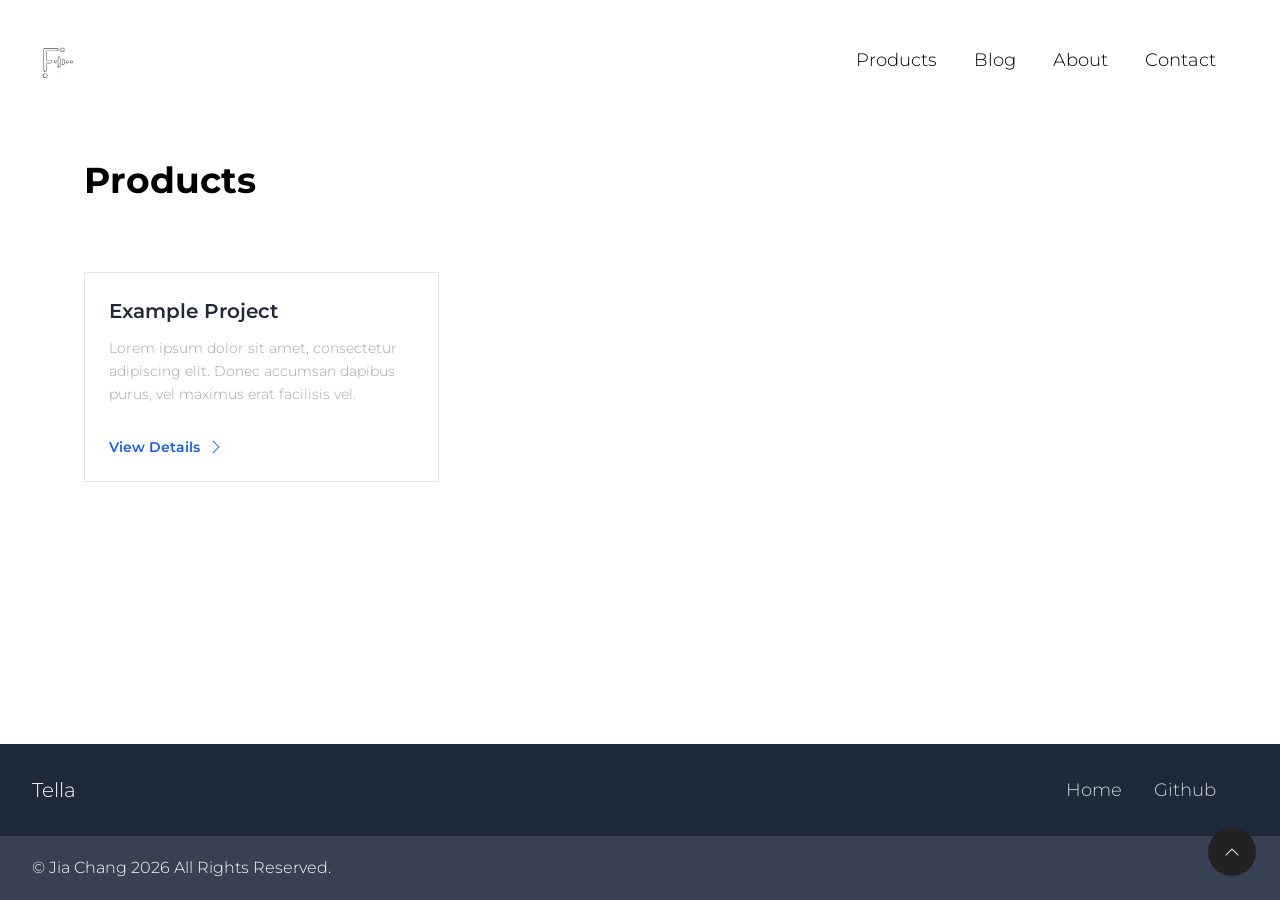
<file: products/index.html>
<!DOCTYPE html>
<html lang="en">

<head>


<meta charset="utf-8">
<title>Jia Chang | Products</title>
<meta name="viewport" content="width=device-width,initial-scale=1.0">
<link rel="preconnect" href="https://fonts.googleapis.com">
<link rel="preconnect" href="https://fonts.gstatic.com" crossorigin>
<link href="https://fonts.googleapis.com/css2?family=Montserrat:wght@300;400;500;600;700&family=Noto+Sans+JP:wght@300;400;500;700&family=Open+Sans:wght@300;400;600&display=swap" rel="stylesheet">
<link rel="icon" type="image/png" href="/favicon-64x64.png" sizes="96x96" />
<link rel="icon" type="image/svg+xml" href="/favicon.svg" />
<link rel="shortcut icon" href="/favicon.ico" />
<link rel="apple-touch-icon" sizes="180x180" href="/apple-touch-icon.png" />
<meta name="apple-mobile-web-app-title" content="Jia Chang" />
<link rel="manifest" href="/site.webmanifest" />


<link href='/css/bootstrap-icons.min.css' rel="stylesheet" type="text/css">


  
  
    
      
        <link rel="stylesheet" href="/css/style.ef530a7d71e78819c5bb3f92affbdea267c2d7ab193f6bfed21c4ffa7dfdff6c.css" integrity="sha256-71MKfXHniBnFuz&#43;Sr/veomfC16sZP2v&#43;0hxP&#43;n39/2w=" crossorigin="anonymous">
      
    
  



<link rel="stylesheet" href='/css/custom.css'>

</head>

<body class="flex flex-col min-h-screen">
  <main class="grow"><header>
    <div id="overlay" class="fixed inset-0 bg-black/90 backdrop-blur-md flex justify-center items-center z-50 transition-opacity duration-300 opacity-0 pointer-events-none" aria-hidden="true">
        <ul class="text-center list-none text-white space-y-6">
            
            <li class="p-2 transform transition-transform hover:scale-110">
                <a href="/products/" class="text-4xl font-semibold hover:text-gray-300 transition-colors">
                    <span>Products</span>
                </a>
            </li>
            
            <li class="p-2 transform transition-transform hover:scale-110">
                <a href="/blog/" class="text-4xl font-semibold hover:text-gray-300 transition-colors">
                    <span>Blog</span>
                </a>
            </li>
            
            <li class="p-2 transform transition-transform hover:scale-110">
                <a href="/about/" class="text-4xl font-semibold hover:text-gray-300 transition-colors">
                    <span>About</span>
                </a>
            </li>
            
            <li class="p-2 transform transition-transform hover:scale-110">
                <a href="/contact/" class="text-4xl font-semibold hover:text-gray-300 transition-colors">
                    <span>Contact</span>
                </a>
            </li>
            
        </ul>
    </div>
    <nav class="flex items-center justify-between flex-wrap bg-opacity-100 p-8">
        <div class="flex items-center shrink-0 text-xl text-grey-900 mr-6">
            <a href="https://jiachang0902.github.io/"><img alt="Jia Chang"
                    class="h-14 mr-3" src="/img/logo/logo.svg"></a>
        </div>
        <div class="block lg:hidden">
            <div id="hamburgerbtn" class="flex cursor-pointer items-center w-14 h-10 py-2 rounded mopen">
                <span class="top"></span>
                <span class="middle"></span>
                <span class="bottom"></span>
            </div>
        </div>
        <div class="hidden w-full grow lg:flex lg:items-center lg:w-auto" id="mobileMenu">
            <div class="text-lg lg:grow">
            </div>
            <div class="text-lg">
                
                <a href="/products/"
                    class="duration-200 block mt-4 lg:inline-block lg:mt-0 text-black hover:opacity-60 mr-8">
                    Products
                </a>
                
                <a href="/blog/"
                    class="duration-200 block mt-4 lg:inline-block lg:mt-0 text-black hover:opacity-60 mr-8">
                    Blog
                </a>
                
                <a href="/about/"
                    class="duration-200 block mt-4 lg:inline-block lg:mt-0 text-black hover:opacity-60 mr-8">
                    About
                </a>
                
                <a href="/contact/"
                    class="duration-200 block mt-4 lg:inline-block lg:mt-0 text-black hover:opacity-60 mr-8">
                    Contact
                </a>
                
            </div>
        </div>
    </nav>
</header>
<div class="scroll-top rounded-full flex items-center justify-center">
      <svg xmlns="http://www.w3.org/2000/svg" width="16" height="16" fill="currentColor" class="bi bi-chevron-up" viewBox="0 0 16 16">
        <path fill-rule="evenodd" d="M7.646 4.646a.5.5 0 0 1 .708 0l6 6a.5.5 0 0 1-.708.708L8 5.707l-5.646 5.647a.5.5 0 0 1-.708-.708z"/>
      </svg>
    </div>
<div class="mx-auto my-10 max-w-6xl">
    <div class="mx-3 col-span-3 lg:col-span-2 px-2">
        <h1 class="title text-4xl font-bold mb-8">Products</h1>
        <div class="content py-1 mb-8 text-center max-w-2xl mx-auto"></div>
        <div class="grid grid-cols-1 sm:grid-cols-2 lg:grid-cols-3 gap-6 mb-10">
        
        <div class="h-full group bg-white transition-all duration-300 border border-tlgray-200 overflow-hidden">
    <a href="https://jiachang0902.github.io/products/example/" class="h-full flex flex-col">
        
        <div class="p-6 flex flex-col grow">
            <h2 class="text-xl font-semibold mb-3 text-tlgray-800 group-hover:text-blue-600 transition-colors line-clamp-2">
                Example Project
            </h2>
            <p class="text-tlgray-400 text-sm leading-relaxed line-clamp-3 mb-4 grow">
                Lorem ipsum dolor sit amet, consectetur adipiscing elit. Donec accumsan dapibus purus, vel maximus erat facilisis vel.
            </p>
            <div class="mt-auto pt-4 items-center text-sm font-semibold text-blue-600 group-hover:translate-x-1 transition-transform inline-flex">
                View Details
                <svg xmlns="http://www.w3.org/2000/svg" class="ml-2" width="16" height="16" fill="currentColor" viewBox="0 0 16 16">
                    <path fill-rule="evenodd" d="M4.646 1.646a.5.5 0 0 1 .708 0l6 6a.5.5 0 0 1 0 .708l-6 6a.5.5 0 0 1-.708-.708L10.293 8 4.646 2.354a.5.5 0 0 1 0-.708"/>
                </svg>
            </div>
        </div>
    </a>
</div>

        
        </div>
    </div>
</div>

  </main><footer class="bg-tlgray-100">
  
  <script>
    function OnClickURL() {
      const url = document.getElementById("url").dataset.clipboardText;
      navigator.clipboard.writeText(url).then(function() {
        alert('Copied the URL and title.');
      }).catch(function(error) {
        console.error('Copy failed', error);
      });
    }
  </script>
  
  <script>
    function toggleNav() {
      const hamburger = document.getElementById("hamburgerbtn");
      const overlay = document.getElementById("overlay");
      const body = document.body;

      hamburger.addEventListener("click", function () {
        overlay.classList.toggle("open");
        hamburger.classList.toggle("is-open");
        body.classList.toggle("scroll-lock");
      });
    }
    toggleNav();

    document.querySelector('.scroll-top').addEventListener('click', () => {
      document.documentElement.scrollTop = 0;
    });
  </script>
  
  <link href="https://fonts.googleapis.com/css2?family=Montserrat&family=Open+Sans&display=swap" rel="stylesheet" />
  
  <div class="flex items-center justify-between flex-wrap bg-gray-800 p-8 text-white">
    <div class="items-center text-xl text-grey-900 mr-6">
      Tella
    </div>
    <div class="w-full block grow lg:flex lg:items-center lg:w-auto" id="mobileMenu">
      <div class="text-lg lg:grow">
      </div>
      <div class="flex flex-row items-center text-lg">
        
        <a href="/" class="block mt-4 lg:inline-block lg:mt-0 text-gray-300 hover:text-white mr-8">
          
          Home
          
        </a>
        
        <a href="https://github.com/opera7133/tella" class="block mt-4 lg:inline-block lg:mt-0 text-gray-300 hover:text-white mr-8">
          
          Github
          
        </a>
        
      </div>
    </div>
  </div>
  <div class="copy pl-8 py-5 bg-tlgray-700 text-white text-base">
    &copy; Jia Chang 2026 All Rights Reserved.
  </div>
</footer>

</body>

</html>
</file>
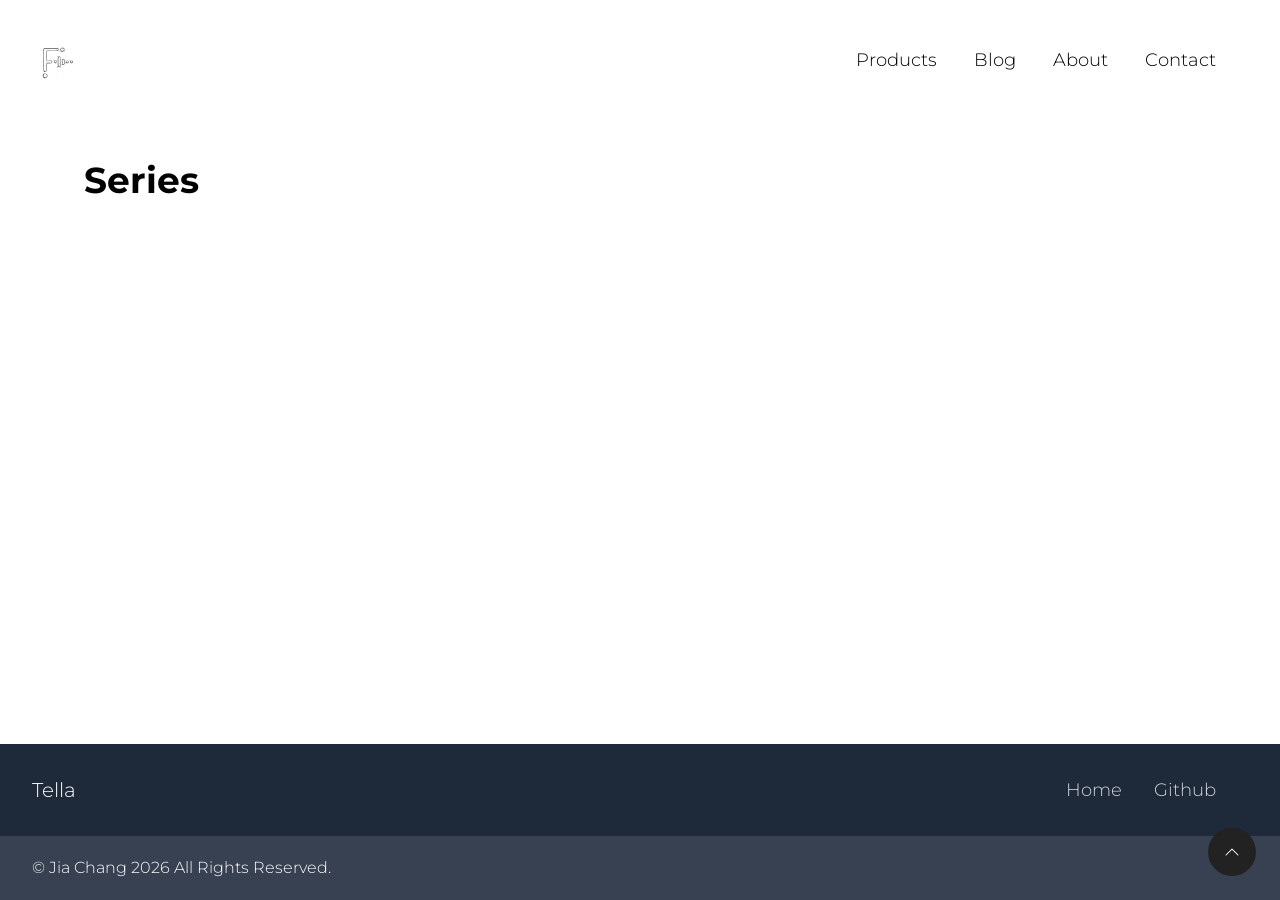
<file: series/index.html>
<!DOCTYPE html>
<html lang="en">

<head>


<meta charset="utf-8">
<title>Jia Chang | Series</title>
<meta name="viewport" content="width=device-width,initial-scale=1.0">
<link rel="preconnect" href="https://fonts.googleapis.com">
<link rel="preconnect" href="https://fonts.gstatic.com" crossorigin>
<link href="https://fonts.googleapis.com/css2?family=Montserrat:wght@300;400;500;600;700&family=Noto+Sans+JP:wght@300;400;500;700&family=Open+Sans:wght@300;400;600&display=swap" rel="stylesheet">
<link rel="icon" type="image/png" href="/favicon-64x64.png" sizes="96x96" />
<link rel="icon" type="image/svg+xml" href="/favicon.svg" />
<link rel="shortcut icon" href="/favicon.ico" />
<link rel="apple-touch-icon" sizes="180x180" href="/apple-touch-icon.png" />
<meta name="apple-mobile-web-app-title" content="Jia Chang" />
<link rel="manifest" href="/site.webmanifest" />


<link href='/css/bootstrap-icons.min.css' rel="stylesheet" type="text/css">


  
  
    
      
        <link rel="stylesheet" href="/css/style.ef530a7d71e78819c5bb3f92affbdea267c2d7ab193f6bfed21c4ffa7dfdff6c.css" integrity="sha256-71MKfXHniBnFuz&#43;Sr/veomfC16sZP2v&#43;0hxP&#43;n39/2w=" crossorigin="anonymous">
      
    
  



<link rel="stylesheet" href='/css/custom.css'>


<meta property="og:site_name" content="Jia Chang" />
<meta property="og:title" content="Series | Jia Chang" />
<meta property="og:type" content="website" />
<meta property="og:url" content="https://jiachang0902.github.io/series/" />
<meta name="twitter:card" content="summary_large_image">
<meta property="twitter:title" content="Series">


<meta property="og:image" content="https://raw.githubusercontent.com/opera7133/tella/master/images/tn.png">



</head>

<body class="flex flex-col min-h-screen">
  <main class="grow"><header>
    <div id="overlay" class="fixed inset-0 bg-black/90 backdrop-blur-md flex justify-center items-center z-50 transition-opacity duration-300 opacity-0 pointer-events-none" aria-hidden="true">
        <ul class="text-center list-none text-white space-y-6">
            
            <li class="p-2 transform transition-transform hover:scale-110">
                <a href="/products/" class="text-4xl font-semibold hover:text-gray-300 transition-colors">
                    <span>Products</span>
                </a>
            </li>
            
            <li class="p-2 transform transition-transform hover:scale-110">
                <a href="/blog/" class="text-4xl font-semibold hover:text-gray-300 transition-colors">
                    <span>Blog</span>
                </a>
            </li>
            
            <li class="p-2 transform transition-transform hover:scale-110">
                <a href="/about/" class="text-4xl font-semibold hover:text-gray-300 transition-colors">
                    <span>About</span>
                </a>
            </li>
            
            <li class="p-2 transform transition-transform hover:scale-110">
                <a href="/contact/" class="text-4xl font-semibold hover:text-gray-300 transition-colors">
                    <span>Contact</span>
                </a>
            </li>
            
        </ul>
    </div>
    <nav class="flex items-center justify-between flex-wrap bg-opacity-100 p-8">
        <div class="flex items-center shrink-0 text-xl text-grey-900 mr-6">
            <a href="https://jiachang0902.github.io/"><img alt="Jia Chang"
                    class="h-14 mr-3" src="/img/logo/logo.svg"></a>
        </div>
        <div class="block lg:hidden">
            <div id="hamburgerbtn" class="flex cursor-pointer items-center w-14 h-10 py-2 rounded mopen">
                <span class="top"></span>
                <span class="middle"></span>
                <span class="bottom"></span>
            </div>
        </div>
        <div class="hidden w-full grow lg:flex lg:items-center lg:w-auto" id="mobileMenu">
            <div class="text-lg lg:grow">
            </div>
            <div class="text-lg">
                
                <a href="/products/"
                    class="duration-200 block mt-4 lg:inline-block lg:mt-0 text-black hover:opacity-60 mr-8">
                    Products
                </a>
                
                <a href="/blog/"
                    class="duration-200 block mt-4 lg:inline-block lg:mt-0 text-black hover:opacity-60 mr-8">
                    Blog
                </a>
                
                <a href="/about/"
                    class="duration-200 block mt-4 lg:inline-block lg:mt-0 text-black hover:opacity-60 mr-8">
                    About
                </a>
                
                <a href="/contact/"
                    class="duration-200 block mt-4 lg:inline-block lg:mt-0 text-black hover:opacity-60 mr-8">
                    Contact
                </a>
                
            </div>
        </div>
    </nav>
</header>
<div class="scroll-top rounded-full flex items-center justify-center">
      <svg xmlns="http://www.w3.org/2000/svg" width="16" height="16" fill="currentColor" class="bi bi-chevron-up" viewBox="0 0 16 16">
        <path fill-rule="evenodd" d="M7.646 4.646a.5.5 0 0 1 .708 0l6 6a.5.5 0 0 1-.708.708L8 5.707l-5.646 5.647a.5.5 0 0 1-.708-.708z"/>
      </svg>
    </div>
<div class="mx-auto my-10 max-w-6xl">
  <div class="mx-3 col-span-3 lg:col-span-2 px-2">
    <h1 class="title text-4xl font-bold mb-8">Series</h1>
    <div class="content py-1"></div>
    
    
  </div>
  


</div>

  </main><footer class="bg-tlgray-100">
  
  <script>
    function OnClickURL() {
      const url = document.getElementById("url").dataset.clipboardText;
      navigator.clipboard.writeText(url).then(function() {
        alert('Copied the URL and title.');
      }).catch(function(error) {
        console.error('Copy failed', error);
      });
    }
  </script>
  
  <script>
    function toggleNav() {
      const hamburger = document.getElementById("hamburgerbtn");
      const overlay = document.getElementById("overlay");
      const body = document.body;

      hamburger.addEventListener("click", function () {
        overlay.classList.toggle("open");
        hamburger.classList.toggle("is-open");
        body.classList.toggle("scroll-lock");
      });
    }
    toggleNav();

    document.querySelector('.scroll-top').addEventListener('click', () => {
      document.documentElement.scrollTop = 0;
    });
  </script>
  
  <link href="https://fonts.googleapis.com/css2?family=Montserrat&family=Open+Sans&display=swap" rel="stylesheet" />
  
  <div class="flex items-center justify-between flex-wrap bg-gray-800 p-8 text-white">
    <div class="items-center text-xl text-grey-900 mr-6">
      Tella
    </div>
    <div class="w-full block grow lg:flex lg:items-center lg:w-auto" id="mobileMenu">
      <div class="text-lg lg:grow">
      </div>
      <div class="flex flex-row items-center text-lg">
        
        <a href="/" class="block mt-4 lg:inline-block lg:mt-0 text-gray-300 hover:text-white mr-8">
          
          Home
          
        </a>
        
        <a href="https://github.com/opera7133/tella" class="block mt-4 lg:inline-block lg:mt-0 text-gray-300 hover:text-white mr-8">
          
          Github
          
        </a>
        
      </div>
    </div>
  </div>
  <div class="copy pl-8 py-5 bg-tlgray-700 text-white text-base">
    &copy; Jia Chang 2026 All Rights Reserved.
  </div>
</footer>

</body>

</html>
</file>
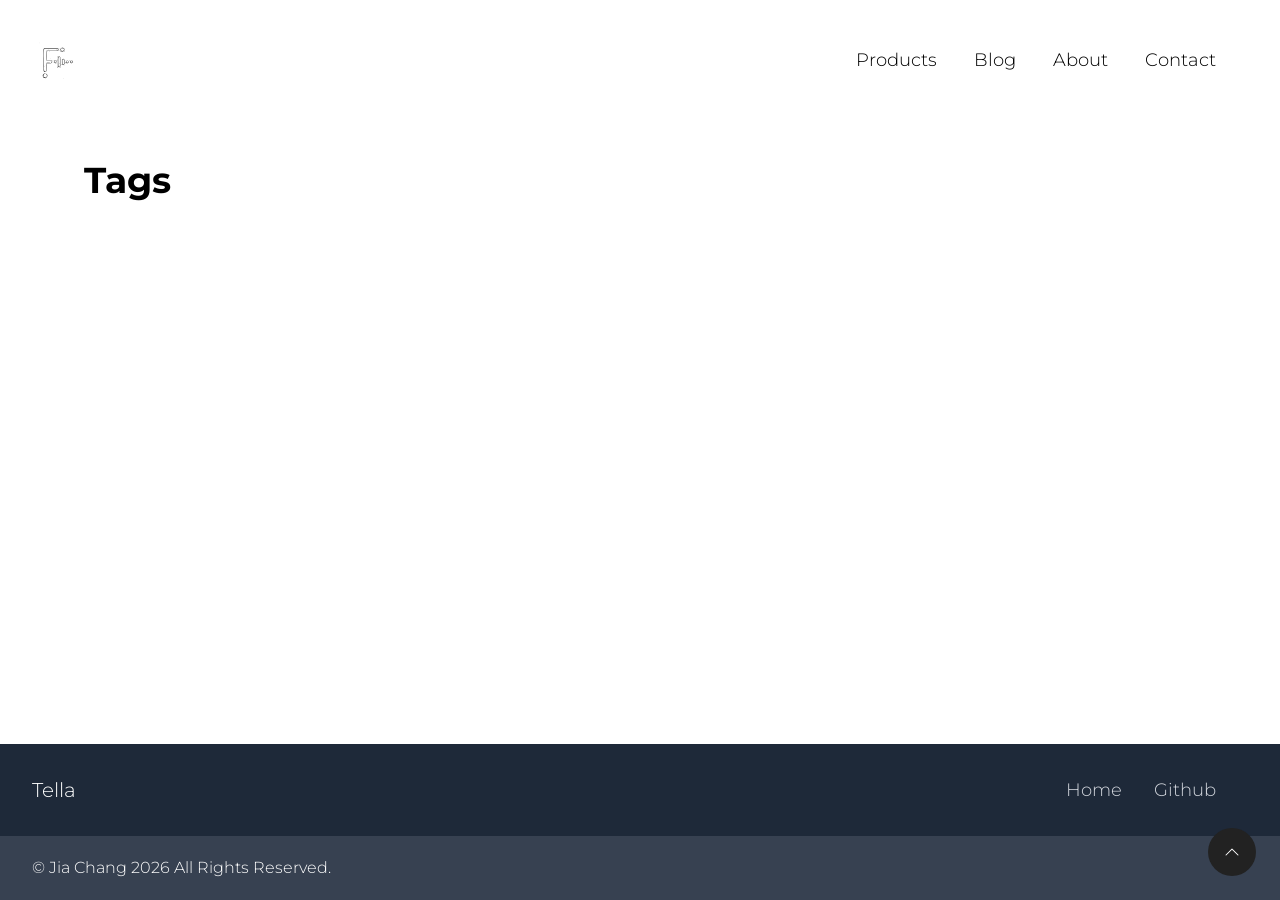
<file: tags/index.html>
<!DOCTYPE html>
<html lang="en">

<head>


<meta charset="utf-8">
<title>Jia Chang | Tags</title>
<meta name="viewport" content="width=device-width,initial-scale=1.0">
<link rel="preconnect" href="https://fonts.googleapis.com">
<link rel="preconnect" href="https://fonts.gstatic.com" crossorigin>
<link href="https://fonts.googleapis.com/css2?family=Montserrat:wght@300;400;500;600;700&family=Noto+Sans+JP:wght@300;400;500;700&family=Open+Sans:wght@300;400;600&display=swap" rel="stylesheet">
<link rel="icon" type="image/png" href="/favicon-64x64.png" sizes="96x96" />
<link rel="icon" type="image/svg+xml" href="/favicon.svg" />
<link rel="shortcut icon" href="/favicon.ico" />
<link rel="apple-touch-icon" sizes="180x180" href="/apple-touch-icon.png" />
<meta name="apple-mobile-web-app-title" content="Jia Chang" />
<link rel="manifest" href="/site.webmanifest" />


<link href='/css/bootstrap-icons.min.css' rel="stylesheet" type="text/css">


  
  
    
      
        <link rel="stylesheet" href="/css/style.ef530a7d71e78819c5bb3f92affbdea267c2d7ab193f6bfed21c4ffa7dfdff6c.css" integrity="sha256-71MKfXHniBnFuz&#43;Sr/veomfC16sZP2v&#43;0hxP&#43;n39/2w=" crossorigin="anonymous">
      
    
  



<link rel="stylesheet" href='/css/custom.css'>


<meta property="og:site_name" content="Jia Chang" />
<meta property="og:title" content="Tags | Jia Chang" />
<meta property="og:type" content="website" />
<meta property="og:url" content="https://jiachang0902.github.io/tags/" />
<meta name="twitter:card" content="summary_large_image">
<meta property="twitter:title" content="Tags">


<meta property="og:image" content="https://raw.githubusercontent.com/opera7133/tella/master/images/tn.png">



</head>

<body class="flex flex-col min-h-screen">
  <main class="grow"><header>
    <div id="overlay" class="fixed inset-0 bg-black/90 backdrop-blur-md flex justify-center items-center z-50 transition-opacity duration-300 opacity-0 pointer-events-none" aria-hidden="true">
        <ul class="text-center list-none text-white space-y-6">
            
            <li class="p-2 transform transition-transform hover:scale-110">
                <a href="/products/" class="text-4xl font-semibold hover:text-gray-300 transition-colors">
                    <span>Products</span>
                </a>
            </li>
            
            <li class="p-2 transform transition-transform hover:scale-110">
                <a href="/blog/" class="text-4xl font-semibold hover:text-gray-300 transition-colors">
                    <span>Blog</span>
                </a>
            </li>
            
            <li class="p-2 transform transition-transform hover:scale-110">
                <a href="/about/" class="text-4xl font-semibold hover:text-gray-300 transition-colors">
                    <span>About</span>
                </a>
            </li>
            
            <li class="p-2 transform transition-transform hover:scale-110">
                <a href="/contact/" class="text-4xl font-semibold hover:text-gray-300 transition-colors">
                    <span>Contact</span>
                </a>
            </li>
            
        </ul>
    </div>
    <nav class="flex items-center justify-between flex-wrap bg-opacity-100 p-8">
        <div class="flex items-center shrink-0 text-xl text-grey-900 mr-6">
            <a href="https://jiachang0902.github.io/"><img alt="Jia Chang"
                    class="h-14 mr-3" src="/img/logo/logo.svg"></a>
        </div>
        <div class="block lg:hidden">
            <div id="hamburgerbtn" class="flex cursor-pointer items-center w-14 h-10 py-2 rounded mopen">
                <span class="top"></span>
                <span class="middle"></span>
                <span class="bottom"></span>
            </div>
        </div>
        <div class="hidden w-full grow lg:flex lg:items-center lg:w-auto" id="mobileMenu">
            <div class="text-lg lg:grow">
            </div>
            <div class="text-lg">
                
                <a href="/products/"
                    class="duration-200 block mt-4 lg:inline-block lg:mt-0 text-black hover:opacity-60 mr-8">
                    Products
                </a>
                
                <a href="/blog/"
                    class="duration-200 block mt-4 lg:inline-block lg:mt-0 text-black hover:opacity-60 mr-8">
                    Blog
                </a>
                
                <a href="/about/"
                    class="duration-200 block mt-4 lg:inline-block lg:mt-0 text-black hover:opacity-60 mr-8">
                    About
                </a>
                
                <a href="/contact/"
                    class="duration-200 block mt-4 lg:inline-block lg:mt-0 text-black hover:opacity-60 mr-8">
                    Contact
                </a>
                
            </div>
        </div>
    </nav>
</header>
<div class="scroll-top rounded-full flex items-center justify-center">
      <svg xmlns="http://www.w3.org/2000/svg" width="16" height="16" fill="currentColor" class="bi bi-chevron-up" viewBox="0 0 16 16">
        <path fill-rule="evenodd" d="M7.646 4.646a.5.5 0 0 1 .708 0l6 6a.5.5 0 0 1-.708.708L8 5.707l-5.646 5.647a.5.5 0 0 1-.708-.708z"/>
      </svg>
    </div>
<div class="mx-auto my-10 max-w-6xl">
  <div class="mx-3 col-span-3 lg:col-span-2 px-2">
    <h1 class="title text-4xl font-bold mb-8">Tags</h1>
    <div class="content py-1"></div>
    
    
  </div>
  


</div>

  </main><footer class="bg-tlgray-100">
  
  <script>
    function OnClickURL() {
      const url = document.getElementById("url").dataset.clipboardText;
      navigator.clipboard.writeText(url).then(function() {
        alert('Copied the URL and title.');
      }).catch(function(error) {
        console.error('Copy failed', error);
      });
    }
  </script>
  
  <script>
    function toggleNav() {
      const hamburger = document.getElementById("hamburgerbtn");
      const overlay = document.getElementById("overlay");
      const body = document.body;

      hamburger.addEventListener("click", function () {
        overlay.classList.toggle("open");
        hamburger.classList.toggle("is-open");
        body.classList.toggle("scroll-lock");
      });
    }
    toggleNav();

    document.querySelector('.scroll-top').addEventListener('click', () => {
      document.documentElement.scrollTop = 0;
    });
  </script>
  
  <link href="https://fonts.googleapis.com/css2?family=Montserrat&family=Open+Sans&display=swap" rel="stylesheet" />
  
  <div class="flex items-center justify-between flex-wrap bg-gray-800 p-8 text-white">
    <div class="items-center text-xl text-grey-900 mr-6">
      Tella
    </div>
    <div class="w-full block grow lg:flex lg:items-center lg:w-auto" id="mobileMenu">
      <div class="text-lg lg:grow">
      </div>
      <div class="flex flex-row items-center text-lg">
        
        <a href="/" class="block mt-4 lg:inline-block lg:mt-0 text-gray-300 hover:text-white mr-8">
          
          Home
          
        </a>
        
        <a href="https://github.com/opera7133/tella" class="block mt-4 lg:inline-block lg:mt-0 text-gray-300 hover:text-white mr-8">
          
          Github
          
        </a>
        
      </div>
    </div>
  </div>
  <div class="copy pl-8 py-5 bg-tlgray-700 text-white text-base">
    &copy; Jia Chang 2026 All Rights Reserved.
  </div>
</footer>

</body>

</html>
</file>
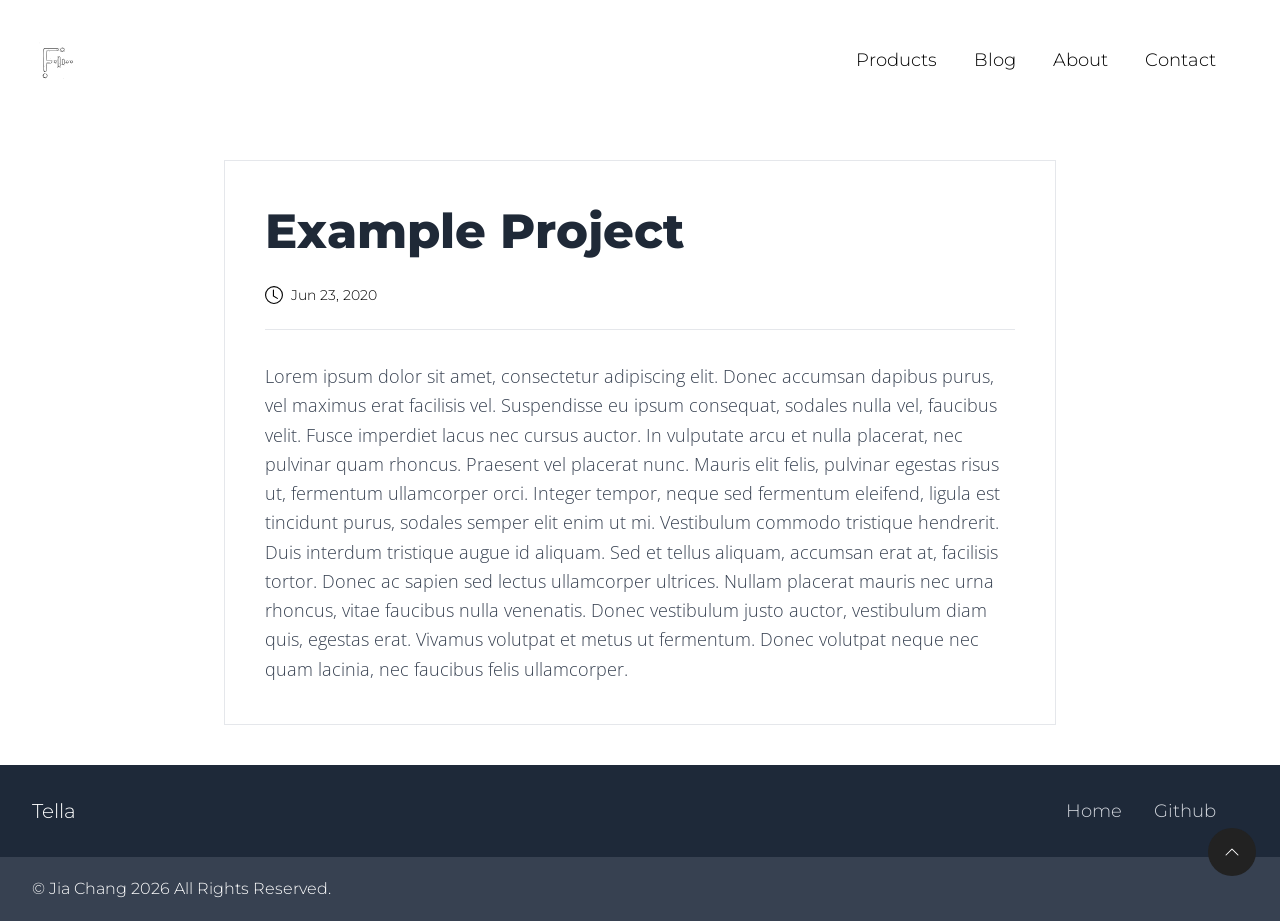
<file: products/example/index.html>
<!DOCTYPE html>
<html lang="en">

<head>


<meta charset="utf-8">
<title>Jia Chang | Example Project</title>
<meta name="viewport" content="width=device-width,initial-scale=1.0">
<link rel="preconnect" href="https://fonts.googleapis.com">
<link rel="preconnect" href="https://fonts.gstatic.com" crossorigin>
<link href="https://fonts.googleapis.com/css2?family=Montserrat:wght@300;400;500;600;700&family=Noto+Sans+JP:wght@300;400;500;700&family=Open+Sans:wght@300;400;600&display=swap" rel="stylesheet">
<link rel="icon" type="image/png" href="/favicon-64x64.png" sizes="96x96" />
<link rel="icon" type="image/svg+xml" href="/favicon.svg" />
<link rel="shortcut icon" href="/favicon.ico" />
<link rel="apple-touch-icon" sizes="180x180" href="/apple-touch-icon.png" />
<meta name="apple-mobile-web-app-title" content="Jia Chang" />
<link rel="manifest" href="/site.webmanifest" />


<link href='/css/bootstrap-icons.min.css' rel="stylesheet" type="text/css">


  
  
    
      
        <link rel="stylesheet" href="/css/style.ef530a7d71e78819c5bb3f92affbdea267c2d7ab193f6bfed21c4ffa7dfdff6c.css" integrity="sha256-71MKfXHniBnFuz&#43;Sr/veomfC16sZP2v&#43;0hxP&#43;n39/2w=" crossorigin="anonymous">
      
    
  



<link rel="stylesheet" href='/css/custom.css'>


<meta property="og:site_name" content="Jia Chang" />
<meta property="og:title" content="Example Project | Jia Chang" />
<meta property="og:type" content="website" />
<meta property="og:url" content="https://jiachang0902.github.io/products/example/" />
<meta name="twitter:card" content="summary_large_image">
<meta property="twitter:title" content="Example Project">


<meta property="og:image" content="https://raw.githubusercontent.com/opera7133/tella/master/images/tn.png">

<meta name="description" content="Lorem ipsum dolor sit amet, consectetur adipiscing elit. Donec accumsan dapibus purus, vel maximus erat facilisis vel." />
<meta property="og:description" content="Lorem ipsum dolor sit amet, consectetur adipiscing elit. Donec accumsan dapibus purus, vel maximus erat facilisis vel." />
<meta property="twitter:description" content="Lorem ipsum dolor sit amet, consectetur adipiscing elit. Donec accumsan dapibus purus, vel maximus erat facilisis vel." />


</head>

<body class="flex flex-col min-h-screen">
  <main class="grow"><header>
    <div id="overlay" class="fixed inset-0 bg-black/90 backdrop-blur-md flex justify-center items-center z-50 transition-opacity duration-300 opacity-0 pointer-events-none" aria-hidden="true">
        <ul class="text-center list-none text-white space-y-6">
            
            <li class="p-2 transform transition-transform hover:scale-110">
                <a href="/products/" class="text-4xl font-semibold hover:text-gray-300 transition-colors">
                    <span>Products</span>
                </a>
            </li>
            
            <li class="p-2 transform transition-transform hover:scale-110">
                <a href="/blog/" class="text-4xl font-semibold hover:text-gray-300 transition-colors">
                    <span>Blog</span>
                </a>
            </li>
            
            <li class="p-2 transform transition-transform hover:scale-110">
                <a href="/about/" class="text-4xl font-semibold hover:text-gray-300 transition-colors">
                    <span>About</span>
                </a>
            </li>
            
            <li class="p-2 transform transition-transform hover:scale-110">
                <a href="/contact/" class="text-4xl font-semibold hover:text-gray-300 transition-colors">
                    <span>Contact</span>
                </a>
            </li>
            
        </ul>
    </div>
    <nav class="flex items-center justify-between flex-wrap bg-opacity-100 p-8">
        <div class="flex items-center shrink-0 text-xl text-grey-900 mr-6">
            <a href="https://jiachang0902.github.io/"><img alt="Jia Chang"
                    class="h-14 mr-3" src="/img/logo/logo.svg"></a>
        </div>
        <div class="block lg:hidden">
            <div id="hamburgerbtn" class="flex cursor-pointer items-center w-14 h-10 py-2 rounded mopen">
                <span class="top"></span>
                <span class="middle"></span>
                <span class="bottom"></span>
            </div>
        </div>
        <div class="hidden w-full grow lg:flex lg:items-center lg:w-auto" id="mobileMenu">
            <div class="text-lg lg:grow">
            </div>
            <div class="text-lg">
                
                <a href="/products/"
                    class="duration-200 block mt-4 lg:inline-block lg:mt-0 text-black hover:opacity-60 mr-8">
                    Products
                </a>
                
                <a href="/blog/"
                    class="duration-200 block mt-4 lg:inline-block lg:mt-0 text-black hover:opacity-60 mr-8">
                    Blog
                </a>
                
                <a href="/about/"
                    class="duration-200 block mt-4 lg:inline-block lg:mt-0 text-black hover:opacity-60 mr-8">
                    About
                </a>
                
                <a href="/contact/"
                    class="duration-200 block mt-4 lg:inline-block lg:mt-0 text-black hover:opacity-60 mr-8">
                    Contact
                </a>
                
            </div>
        </div>
    </nav>
</header>
<div class="scroll-top rounded-full flex items-center justify-center">
      <svg xmlns="http://www.w3.org/2000/svg" width="16" height="16" fill="currentColor" class="bi bi-chevron-up" viewBox="0 0 16 16">
        <path fill-rule="evenodd" d="M7.646 4.646a.5.5 0 0 1 .708 0l6 6a.5.5 0 0 1-.708.708L8 5.707l-5.646 5.647a.5.5 0 0 1-.708-.708z"/>
      </svg>
    </div>
<div class="mx-auto my-10 max-w-4xl px-4 sm:px-6 lg:px-8">
  <article class="bg-white p-6 md:p-10 border border-tlgray-200">
    <header class="mb-8 text-center md:text-left">
        
        <h1 class="text-3xl md:text-5xl font-extrabold text-tlgray-800 mb-6 leading-tight">Example Project</h1>
        <div class="flex flex-wrap items-center justify-center md:justify-start text-sm text-tlgray-500 space-x-4 mb-6 border-b border-tlgray-200 pb-6">
            
            <div class="flex items-center">
                <svg xmlns="http://www.w3.org/2000/svg" width="18" height="18" fill="currentColor" class="mr-2" viewBox="0 0 16 16">
                    <path d="M8 3.5a.5.5 0 0 0-1 0V9a.5.5 0 0 0 .252.434l3.5 2a.5.5 0 0 0 .496-.868L8 8.71z"/>
                    <path d="M8 16A8 8 0 1 0 8 0a8 8 0 0 0 0 16m7-8A7 7 0 1 1 1 8a7 7 0 0 1 14 0"/>
                </svg>
                <time datetime="2020-06-23T12:33:45&#43;10:00">Jun 23, 2020</time>
            </div>
            
            
        </div>
    </header>
    <div class="content prose prose-lg max-w-none text-tlgray-700 leading-relaxed mx-auto">
        <p>Lorem ipsum dolor sit amet, consectetur adipiscing elit. Donec accumsan dapibus purus, vel maximus erat facilisis vel. Suspendisse eu ipsum consequat, sodales nulla vel, faucibus velit. Fusce imperdiet lacus nec cursus auctor. In vulputate arcu et nulla placerat, nec pulvinar quam rhoncus. Praesent vel placerat nunc. Mauris elit felis, pulvinar egestas risus ut, fermentum ullamcorper orci. Integer tempor, neque sed fermentum eleifend, ligula est tincidunt purus, sodales semper elit enim ut mi. Vestibulum commodo tristique hendrerit. Duis interdum tristique augue id aliquam. Sed et tellus aliquam, accumsan erat at, facilisis tortor. Donec ac sapien sed lectus ullamcorper ultrices. Nullam placerat mauris nec urna rhoncus, vitae faucibus nulla venenatis. Donec vestibulum justo auctor, vestibulum diam quis, egestas erat. Vivamus volutpat et metus ut fermentum. Donec volutpat neque nec quam lacinia, nec faucibus felis ullamcorper.</p>

    </div>
  </article>
</div>

  </main><footer class="bg-tlgray-100">
  
  <script>
    function OnClickURL() {
      const url = document.getElementById("url").dataset.clipboardText;
      navigator.clipboard.writeText(url).then(function() {
        alert('Copied the URL and title.');
      }).catch(function(error) {
        console.error('Copy failed', error);
      });
    }
  </script>
  
  <script>
    function toggleNav() {
      const hamburger = document.getElementById("hamburgerbtn");
      const overlay = document.getElementById("overlay");
      const body = document.body;

      hamburger.addEventListener("click", function () {
        overlay.classList.toggle("open");
        hamburger.classList.toggle("is-open");
        body.classList.toggle("scroll-lock");
      });
    }
    toggleNav();

    document.querySelector('.scroll-top').addEventListener('click', () => {
      document.documentElement.scrollTop = 0;
    });
  </script>
  
  <link href="https://fonts.googleapis.com/css2?family=Montserrat&family=Open+Sans&display=swap" rel="stylesheet" />
  
  <div class="flex items-center justify-between flex-wrap bg-gray-800 p-8 text-white">
    <div class="items-center text-xl text-grey-900 mr-6">
      Tella
    </div>
    <div class="w-full block grow lg:flex lg:items-center lg:w-auto" id="mobileMenu">
      <div class="text-lg lg:grow">
      </div>
      <div class="flex flex-row items-center text-lg">
        
        <a href="/" class="block mt-4 lg:inline-block lg:mt-0 text-gray-300 hover:text-white mr-8">
          
          Home
          
        </a>
        
        <a href="https://github.com/opera7133/tella" class="block mt-4 lg:inline-block lg:mt-0 text-gray-300 hover:text-white mr-8">
          
          Github
          
        </a>
        
      </div>
    </div>
  </div>
  <div class="copy pl-8 py-5 bg-tlgray-700 text-white text-base">
    &copy; Jia Chang 2026 All Rights Reserved.
  </div>
</footer>

</body>

</html>
</file>
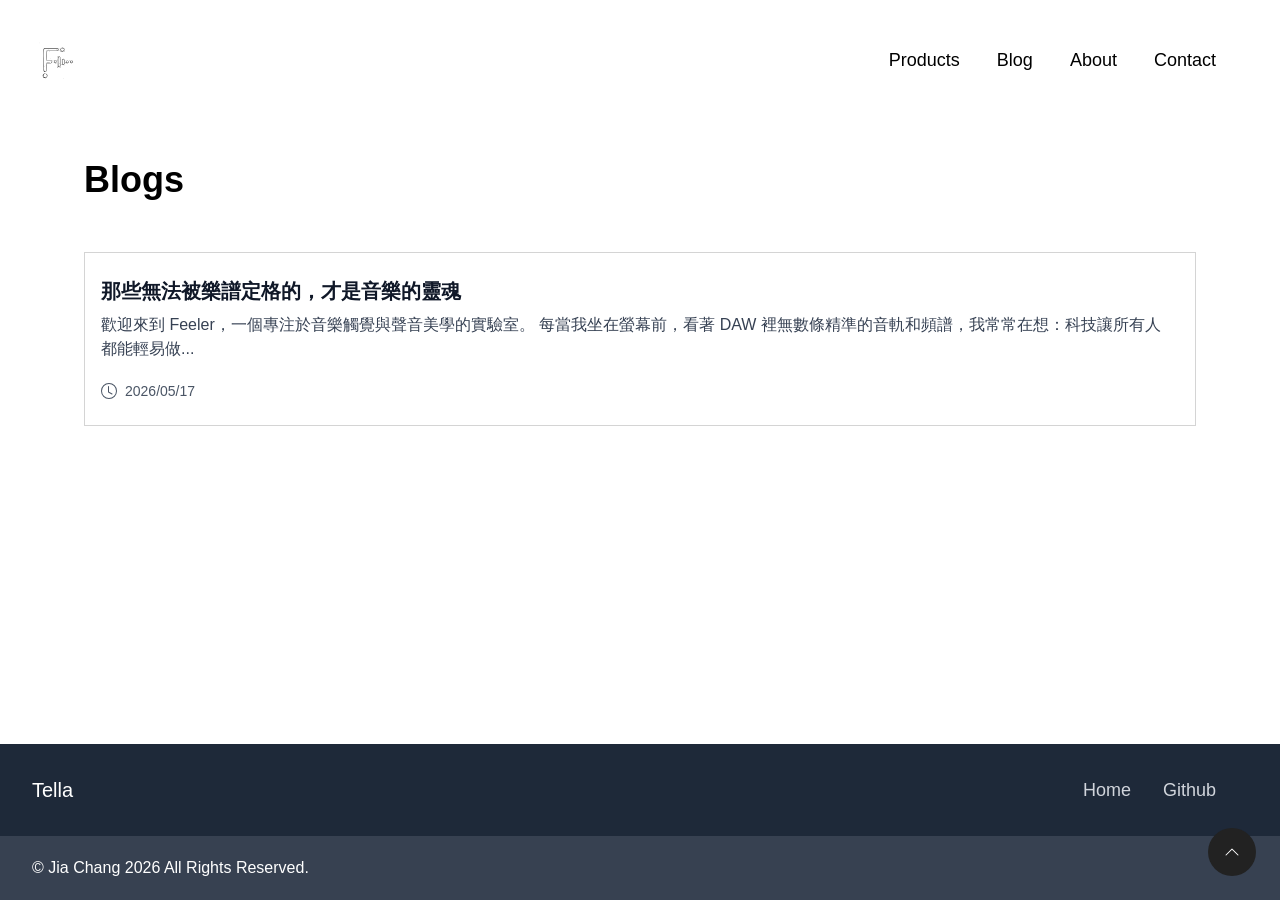
<file: blog/page/1/index.html>
<!DOCTYPE html>
<html lang="zh-tw">
  <head>
    <title>https://jiachang0902.github.io/blog/</title>
    <link rel="canonical" href="https://jiachang0902.github.io/blog/">
    <meta charset="utf-8">
    <meta http-equiv="refresh" content="0; url=https://jiachang0902.github.io/blog/">
  </head>
</html>
</file>
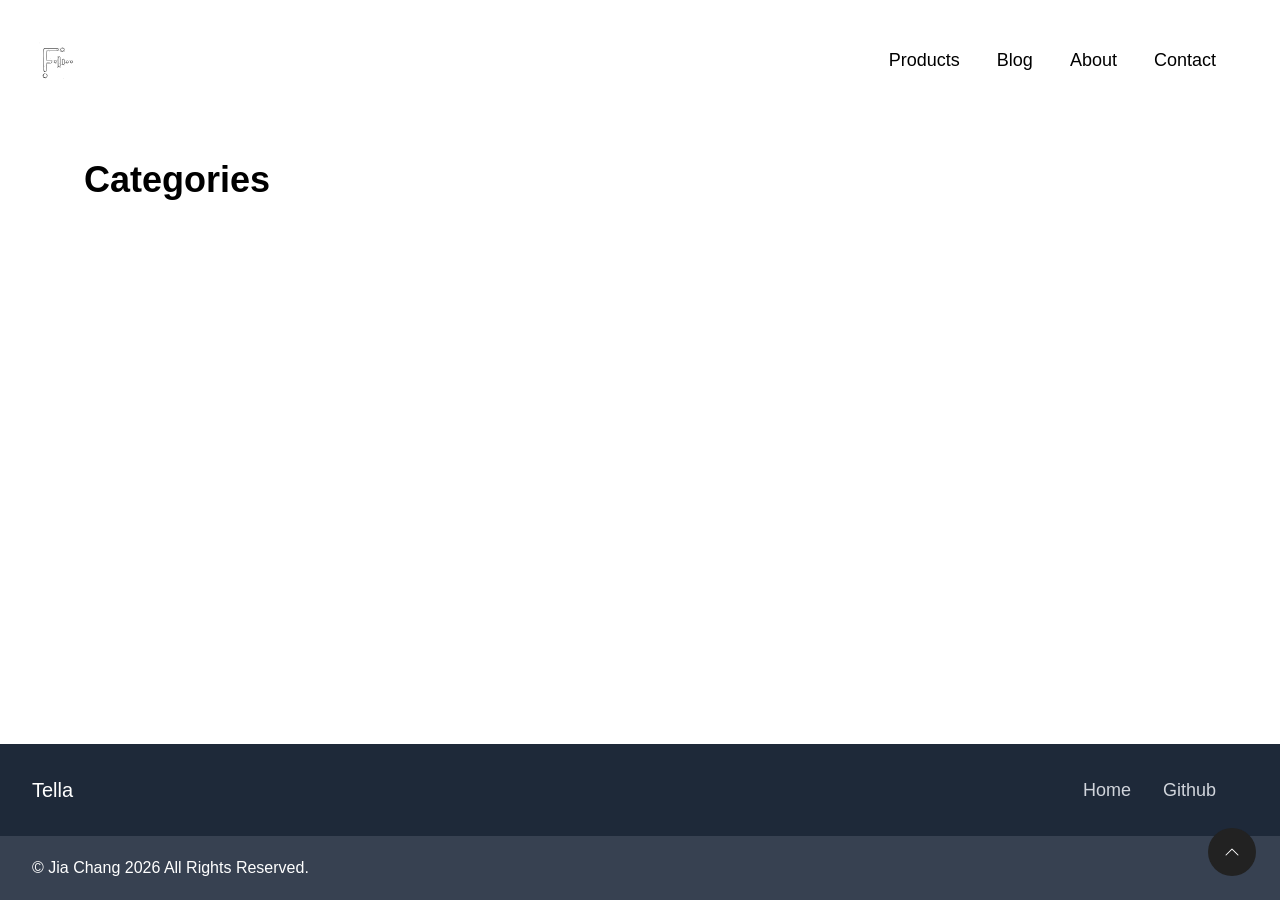
<file: categories/page/1/index.html>
<!DOCTYPE html>
<html lang="zh-tw">
  <head>
    <title>https://jiachang0902.github.io/categories/</title>
    <link rel="canonical" href="https://jiachang0902.github.io/categories/">
    <meta charset="utf-8">
    <meta http-equiv="refresh" content="0; url=https://jiachang0902.github.io/categories/">
  </head>
</html>
</file>
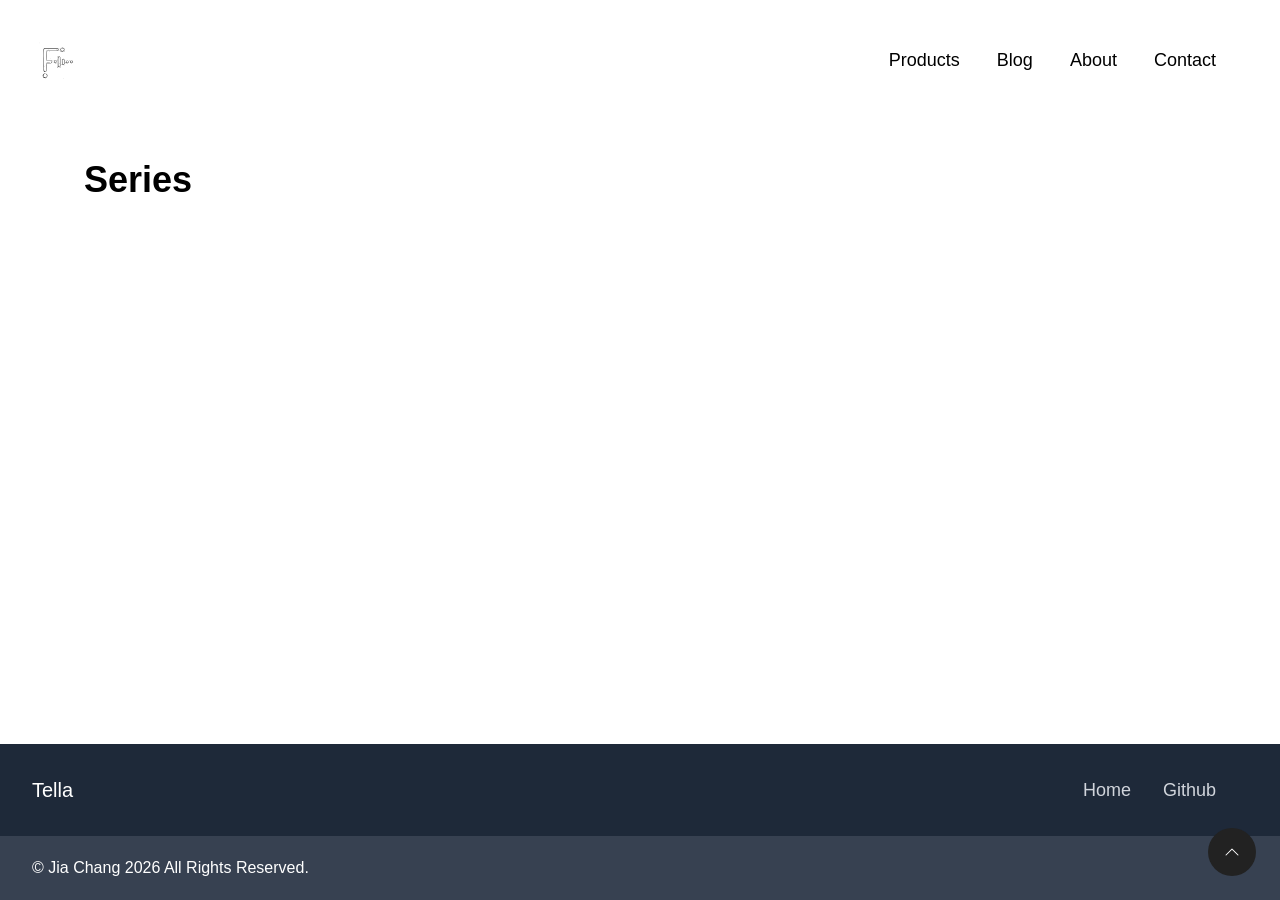
<file: series/page/1/index.html>
<!DOCTYPE html>
<html lang="zh-tw">
  <head>
    <title>https://jiachang0902.github.io/series/</title>
    <link rel="canonical" href="https://jiachang0902.github.io/series/">
    <meta charset="utf-8">
    <meta http-equiv="refresh" content="0; url=https://jiachang0902.github.io/series/">
  </head>
</html>
</file>
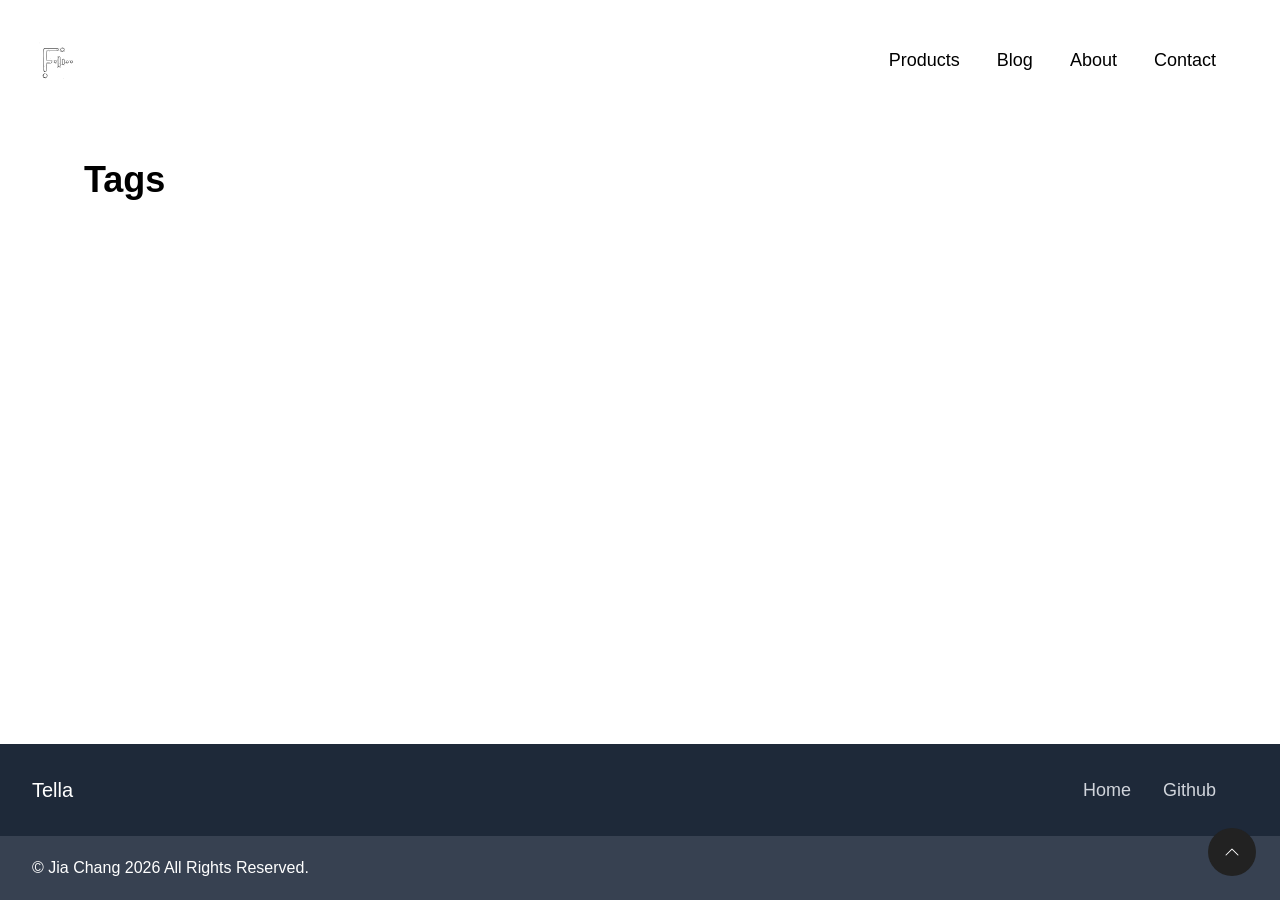
<file: tags/page/1/index.html>
<!DOCTYPE html>
<html lang="zh-tw">
  <head>
    <title>https://jiachang0902.github.io/tags/</title>
    <link rel="canonical" href="https://jiachang0902.github.io/tags/">
    <meta charset="utf-8">
    <meta http-equiv="refresh" content="0; url=https://jiachang0902.github.io/tags/">
  </head>
</html>
</file>
<file: css/custom.css>
/* 
 This CSS file is used to override the existing styles of the theme.
 You can change the article headings, fonts, colors, etc.
*/
</file>
